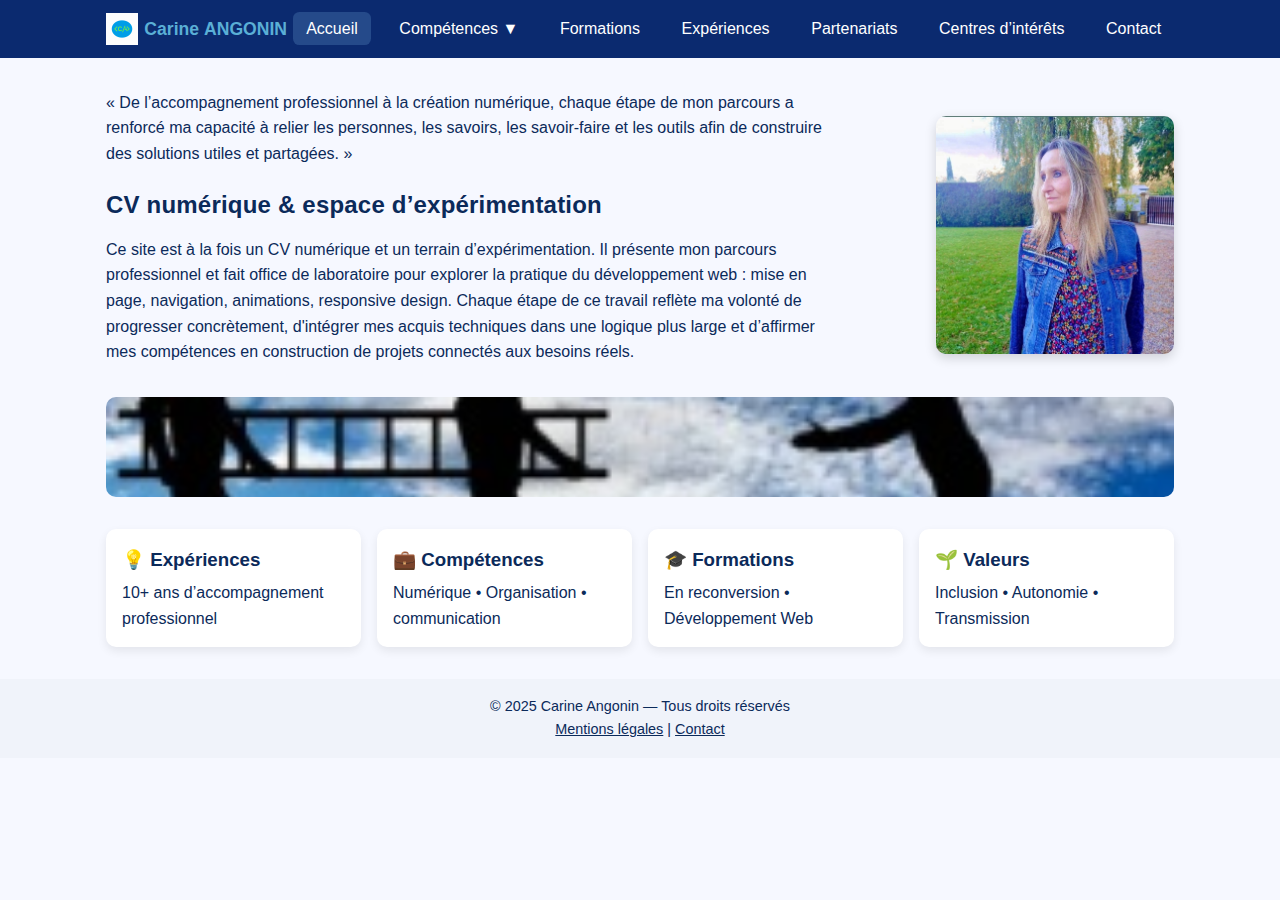
<file: index.html>
<!DOCTYPE html>
<html lang="fr">
<head>
  <meta charset="UTF-8" />
  <meta name="viewport" content="width=device-width, initial-scale=1.0" />
  <meta name="description" content="CV web de Carine Angonin : parcours, compétences, expériences, centres d’intérêts et contact.">
  <title>CV - Carine</title>
  <link rel="stylesheet" href="assets/style.css"/>
 
</head>
<body>
<!-- juste après l'ouverture du <body>, ou dans <header> -->
<body>
  <a href="#contenu" class="sr-only">Aller au contenu</a>
  <h1 class="sr-only">Carine Angonin — CV numérique et Portofolio</h1>

    <!-- ===== HEADER / NAVBAR ===== -->

<header>
  <div class="navbar">
    <!-- Logo à gauche -->
    <a href="index.html" class="logo">
      <img src="assets/logo-ca-web.png" alt="Logo Carine Angonin" class="logo-img">
    </a>

    <!-- Nom séparé (pas un lien) -->
    <span class="site-name">Carine <strong>ANGONIN</strong></span>

    <!-- Bouton burger -->
    <button class="nav-toggle" aria-controls="nav-links" aria-expanded="false" aria-label="Ouvrir le menu">☰</button>
    <!-- Menu -->
    <nav>
      <ul class="nav-links" id="nav-links">
        <li><a href="index.html" class="active">Accueil</a></li>
        <li class="dropdown">
          <a href="#" class="dropdown-toggle" aria-haspopup="true" aria-expanded="false">Compétences ▼</a>
          <ul class="submenu">
            <li><a href="competences.html">Compétences clés</a></li>
            <li><a href="insertion.html">Insertion professionnelle</a></li>
            <li><a href="numerique.html">Compétences numériques</a></li>
          </ul>
        </li>
        <li><a href="formations.html">Formations</a></li>
        <li><a href="experiences.html">Expériences</a></li>
        <li><a href="partenariats.html">Partenariats</a></li>
        <li><a href="interets.html">Centres d’intérêts</a></li>
        <li><a href="contact.html">Contact</a></li>
      </ul>
    </nav>
  </div>
</header>

<!-- ===== HERO (texte + portrait) ===== -->
<section class="hero">
  <!-- Colonne texte -->
  <div class="hero-text">
    <p>
      « De l’accompagnement professionnel à la création numérique, chaque étape de mon parcours 
      a renforcé ma capacité à relier les personnes, les savoirs, les savoir-faire et les outils afin de construire des solutions utiles et partagées. »
    </p>
    <h2 id="intro-title">CV numérique & espace d’expérimentation</h2>
    <p>
      Ce site est à la fois un CV numérique et un terrain d’expérimentation. Il présente mon parcours professionnel
      et fait office de laboratoire pour explorer la pratique du développement web&nbsp;: mise en page, navigation,
      animations, responsive design. Chaque étape de ce travail reflète ma volonté de progresser concrètement,
       d'intégrer mes acquis techniques dans une logique plus large et
      d’affirmer mes compétences en construction de projets connectés aux besoins réels.
    </p>
  </div>

  <!-- Colonne photo -->
  <div class="hero-portrait">
    <img src="assets/images/portrait.jpg" alt="Photo de profil">
  </div>
</section>



<!-- ===== BANNER ===== -->
  <section class="banner">
    <img src="assets/echelle.jpg" alt="Bandeau échelle" />
  </section>

  <!-- ===== CARDS ===== -->
  <section class="cards">
    <div class="card">
      <h3>💡 Expériences</h3>
      <p>10+ ans d’accompagnement professionnel</p>
    </div>

    <div class="card">
      <h3>💼 Compétences</h3>
      <p>Numérique • Organisation • communication</p>
    </div>

    <div class="card">
      <h3>🎓 Formations</h3>
      <p>En reconversion • Développement Web</p>
    </div>

    <div class="card">
      <h3>🌱 Valeurs</h3>
      <p>Inclusion • Autonomie • Transmission</p>
    </div>
  </section>

  <!-- ===== FOOTER ===== -->
  <footer>
    <p>© 2025 Carine Angonin — Tous droits réservés</p>
    <p><a href="mentions-legales.html">Mentions légales</a> | <a href="contact.html">Contact</a></p>
  </footer>

  <!-- ===== JAVASCRIPT ===== -->
  <script src="assets/script.js" defer></script>
</body>
</html>
</file>
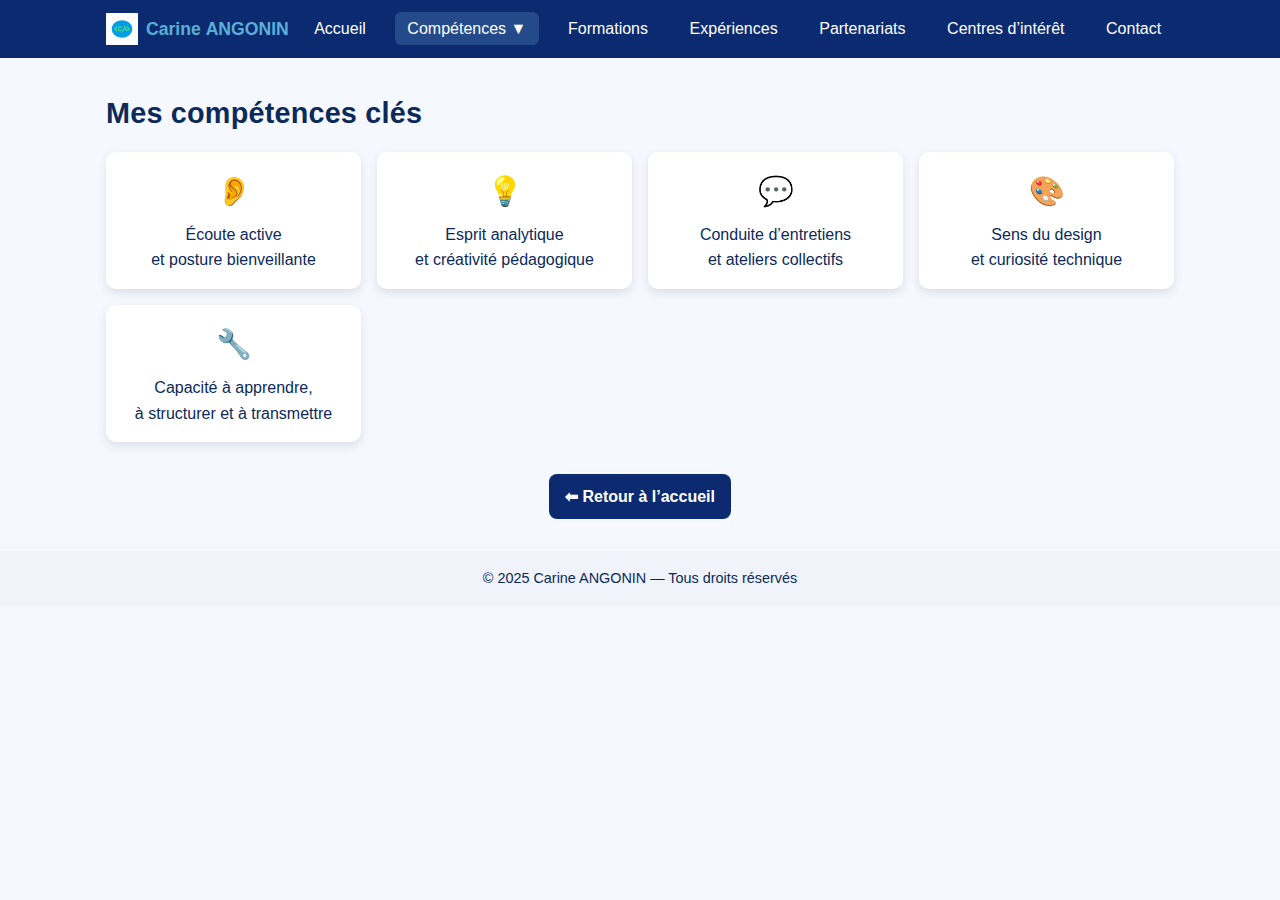
<file: competences.html>
<!DOCTYPE html>
<html lang="fr">
<head>
  <meta charset="UTF-8" />
  <meta name="viewport" content="width=device-width, initial-scale=1.0" />
  <title>Compétences clés - CV Carine Angonin</title>
  <meta name="description" content="Compétences clés de Carine Angonin : écoute active, conduite d’entretiens, ateliers, créativité pédagogique et curiosité technique.">
  <link rel="stylesheet" href="assets/style.css" />
</head>
<body>

  <!-- lien d'accès rapide + H1 invisible -->
  <a href="#contenu" class="sr-only">Aller au contenu</a>
  <h1 class="sr-only">Compétences clés — Carine Angonin</h1>

  <!-- ===== HEADER / NAVBAR ===== -->
  <header>
    <div class="navbar">
      <!-- Logo + Nom -->
      <div class="brand">
        <img src="assets/logo-ca-web.png" alt="Logo Carine" class="logo-img" />
        <span class="site-name">Carine <strong>ANGONIN</strong></span>
      </div>

      <!-- Burger -->
      <button class="nav-toggle" aria-controls="nav-links" aria-expanded="false" aria-label="Ouvrir le menu">☰</button>

      <!-- Menu -->
      <nav>
        <ul class="nav-links" id="nav-links">
          <li><a href="index.html">Accueil</a></li>

          <li class="dropdown">
            <a href="#" class="dropdown-toggle active" aria-haspopup="true" aria-expanded="false">Compétences ▼</a>
            <ul class="submenu">
              <!-- actif ICI -->
              <li><a href="competences.html" class="active" aria-current="page">Compétences clés</a></li>
              <li><a href="insertion.html">Insertion professionnelle</a></li>
              <li><a href="numerique.html">Compétences numériques</a></li>
            </ul>
          </li>

          <li><a href="formations.html">Formations</a></li>
          <li><a href="experiences.html">Expériences</a></li>
          <li><a href="partenariats.html">Partenariats</a></li>
          <li><a href="interets.html">Centres d’intérêt</a></li>
          <li><a href="contact.html">Contact</a></li>
        </ul>
      </nav>
    </div>
  </header>

  <!-- ===== CONTENU ===== -->
  <main id="contenu" class="container">

    <h1>Mes compétences clés</h1>

    <section class="skills">
      <div class="skill-card">
        <span class="icon">👂</span>
        <p>Écoute active<br>et posture bienveillante</p>
      </div>

      <div class="skill-card">
        <span class="icon">💡</span>
        <p>Esprit analytique<br>et créativité pédagogique</p>
      </div>

      <div class="skill-card">
        <span class="icon">💬</span>
        <p>Conduite d’entretiens<br>et ateliers collectifs</p>
      </div>

      <div class="skill-card">
        <span class="icon">🎨</span>
        <p>Sens du design<br>et curiosité technique</p>
      </div>

      <div class="skill-card">
        <span class="icon">🔧</span>
        <p>Capacité à apprendre,<br>à structurer et à transmettre</p>
      </div>
    </section>

    <div class="back-btn">
      <a href="index.html">⬅ Retour à l’accueil</a>
    </div>
  </main>

  <footer>© 2025 Carine ANGONIN — Tous droits réservés</footer>

  <!-- JS -->
  <script src="assets/script.js"></script>
</body>
</html>
</file>
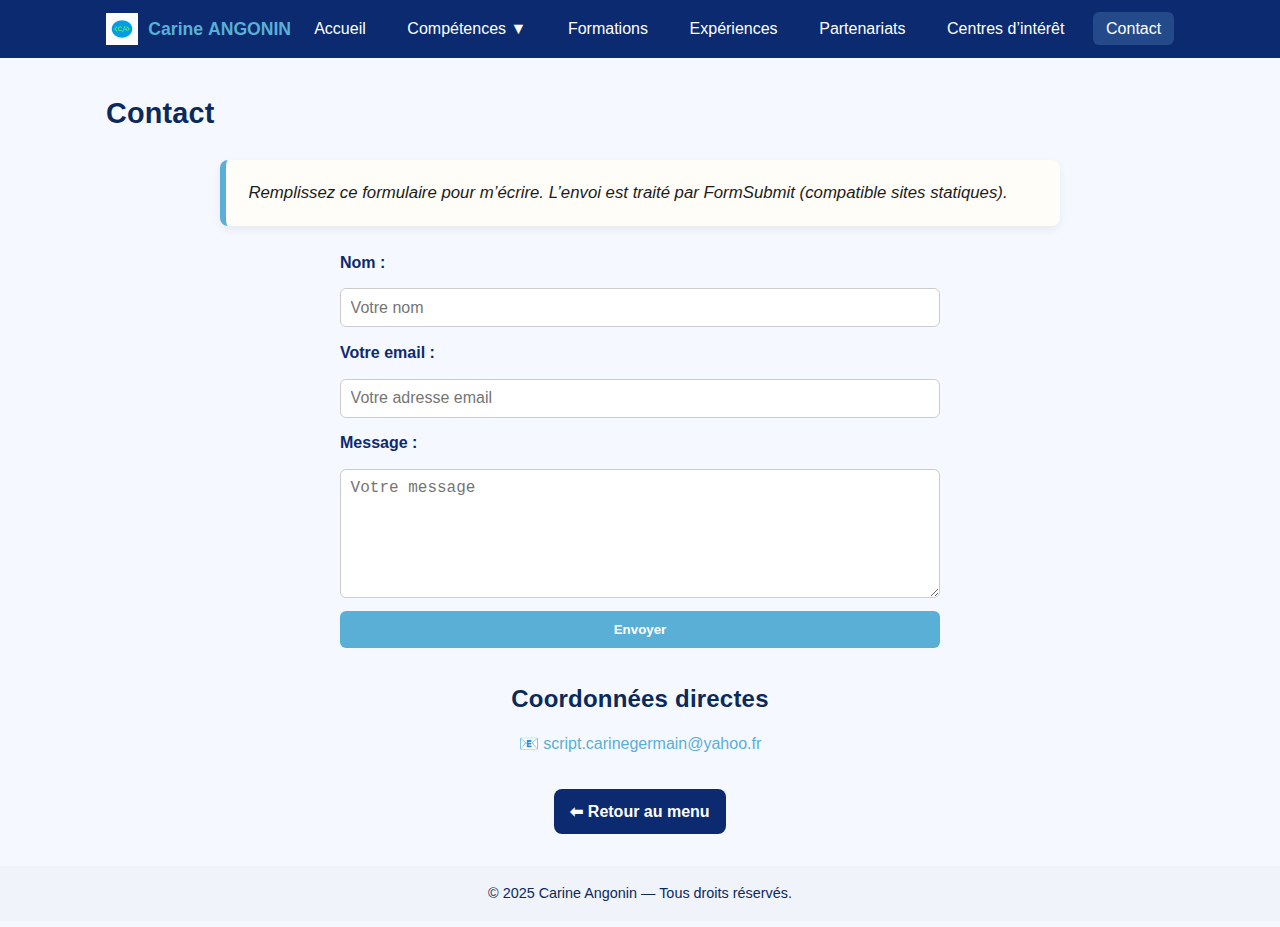
<file: contact.html>
<!DOCTYPE html>
<html lang="fr">
<head>
  <meta charset="utf-8" />
  <meta name="viewport" content="width=device-width, initial-scale=1" />
  <title>Mon CV – Contact</title>
  <meta name="description" content="Formulaire de contact du site de Carine Angonin (statique, envoi via FormSubmit)." />
  <link rel="stylesheet" href="assets/style.css" />
</head>
<body>

  <!-- Lien d’accès rapide + H1 invisible -->
  <a href="#contenu" class="sr-only">Aller au contenu</a>
  <h1 class="sr-only">Contact — Carine Angonin</h1>

  <!-- ===== HEADER / NAVBAR ===== -->
  <header>
    <div class="navbar">
      <a href="index.html" class="logo">
        <img src="assets/logo-ca-web.png" alt="Logo de Carine Angonin" class="logo-img">
      </a>
      <span class="site-name">Carine <strong>ANGONIN</strong></span>
      <button class="nav-toggle" aria-controls="nav-links" aria-expanded="false" aria-label="Ouvrir le menu">☰</button>

      <nav>
        <ul class="nav-links" id="nav-links">
          <li><a href="index.html">Accueil</a></li>
          <li class="dropdown">
            <a href="#" class="dropdown-toggle" aria-haspopup="true" aria-expanded="false">Compétences ▼</a>
            <ul class="submenu">
              <li><a href="competences.html">Compétences clés</a></li>
              <li><a href="insertion.html">Insertion professionnelle</a></li>
              <li><a href="numerique.html">Compétences numériques</a></li>
            </ul>
          </li>
          <li><a href="formations.html">Formations</a></li>
          <li><a href="experiences.html">Expériences</a></li>
          <li><a href="partenariats.html">Partenariats</a></li>
          <li><a href="interets.html">Centres d’intérêt</a></li>
          <!-- Actif ici -->
          <li><a href="contact.html" class="active" aria-current="page">Contact</a></li>
        </ul>
      </nav>
    </div>
  </header>

  <!-- ===== CONTENU ===== -->
  <main id="contenu" class="container">
    <h1>Contact</h1>
    <p class="intro" id="contact-note">
      Remplissez ce formulaire pour m’écrire. L’envoi est traité par FormSubmit (compatible sites statiques).
    </p>
  <form action="https://formsubmit.co/el/kimivu" method="POST" class="contact-form" accept-charset="UTF-8" aria-describedby="contact-note">
   <!-- Formulaire relié à FormSubmit -->
 
      <!-- Champs visibles -->
      <label for="name">Nom :</label>
      <input type="text" id="name" name="name" required placeholder="Votre nom" autocomplete="name">

      <label for="email">Votre email :</label>
      <input type="email" id="email" name="email" required placeholder="Votre adresse email" autocomplete="email">

      <label for="message">Message :</label>
      <textarea id="message" name="message" rows="6" required placeholder="Votre message"></textarea>

      <button type="submit">Envoyer</button>

      <!-- Options cachées FormSubmit -->
      <input type="hidden" name="_subject" value="Nouveau message — Site de Carine Angonin">
      <input type="hidden" name="_template" value="table">
      <input type="hidden" name="_captcha" value="false">
      <!-- Champ honeypot anti-spam -->
      <input type="text" name="_honey" style="display:none">

      <!-- Décommente si tu veux rediriger vers une page de remerciement après envoi
      <input type="hidden" name="_next" value="https://tonutilisateur.github.io/ton-repo/merci.html">
      -->

      <!-- Accusé de réception automatique -->
      <input type="hidden" name="_autoresponse" value="Bonjour,
      Merci pour votre message, je vous réponds dès que possible.
      — Carine Angonin">
    
    </form>

    <!-- Coordonnées directes -->
    <section class="contact-info" aria-labelledby="contact-direct">
      <h2 id="contact-direct">Coordonnées directes</h2>
      <p>📧 <a href="mailto:script.carinegermain@yahoo.fr">script.carinegermain@yahoo.fr</a></p>
    </section>

    <div class="back-btn">
      <a href="index.html">⬅ Retour au menu</a>
    </div>
  </main>

  <!-- ===== FOOTER ===== -->
  <footer>
    <p>© 2025 Carine Angonin — Tous droits réservés.</p>
  </footer>

  <script src="assets/script.js"></script>
</body>
</html>
</file>
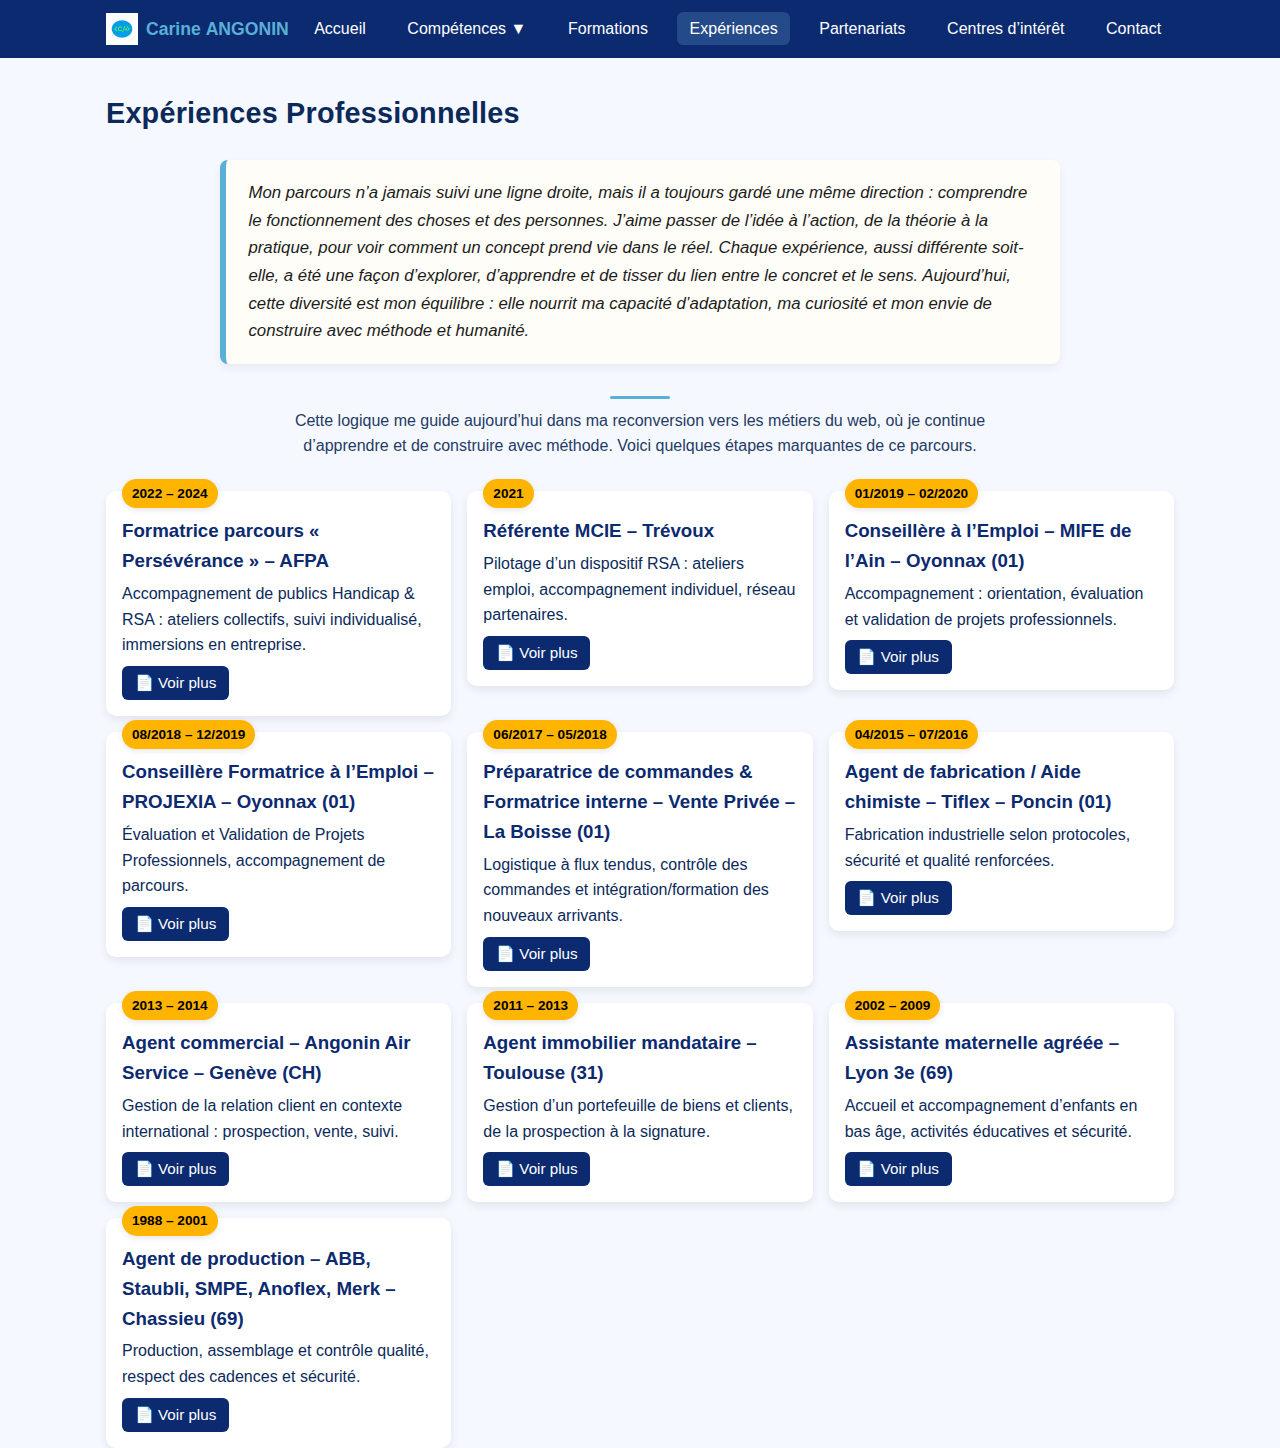
<file: experiences.html>
<!DOCTYPE html>
<html lang="fr">
<head>
  <meta charset="utf-8" />
  <meta name="viewport" content="width=device-width, initial-scale=1" />
  <title>Mon CV – Expériences</title>
  <meta name="description" content="Expériences professionnelles de Carine Angonin : parcours, missions et compétences développées.">
  <link rel="stylesheet" href="assets/style.css"/>
</head>
<body>

  <!-- lien d'accès rapide + H1 invisible pour l’accessibilité -->
  <a href="#contenu" class="sr-only">Aller au contenu</a>
  <h1 class="sr-only">Expériences professionnelles — Carine Angonin</h1>

  <!-- ===== HEADER / NAVBAR ===== -->
  <header>
    <div class="navbar">
      <!-- Logo + nom -->
      <div class="brand">
        <img src="assets/logo-ca-web.png" alt="Logo Carine" class="logo-img" />
        <span class="site-name">Carine <strong>ANGONIN</strong></span>
      </div>

      <!-- Burger -->
      <button class="nav-toggle" aria-controls="nav-links" aria-expanded="false" aria-label="Ouvrir le menu">☰</button>

      <!-- Menu -->
      <nav>
        <ul class="nav-links" id="nav-links">
          <li><a href="index.html">Accueil</a></li>

          <li class="dropdown">
            <a href="#" class="dropdown-toggle" aria-haspopup="true" aria-expanded="false">Compétences ▼</a>
            <ul class="submenu">
              <li><a href="competences.html">Compétences clés</a></li>
              <li><a href="insertion.html">Insertion professionnelle</a></li>
              <li><a href="numerique.html">Compétences numériques</a></li>
            </ul>
          </li>

          <li><a href="formations.html">Formations</a></li>
          <!-- actif sur cette page -->
          <li><a href="experiences.html" class="active" aria-current="page">Expériences</a></li>
          <li><a href="partenariats.html">Partenariats</a></li>
          <li><a href="interets.html">Centres d’intérêt</a></li>
          <li><a href="contact.html">Contact</a></li>
        </ul>
      </nav>
    </div>
  </header>

  <!-- main avec id pour le skip-link -->
  <main id="contenu" class="container">
    <h1>Expériences Professionnelles</h1>

    <p class="intro">
      Mon parcours n’a jamais suivi une ligne droite, mais il a toujours gardé une même direction : comprendre le fonctionnement des choses et des personnes.
      J’aime passer de l’idée à l’action, de la théorie à la pratique, pour voir comment un concept prend vie dans le réel.
      Chaque expérience, aussi différente soit-elle, a été une façon d’explorer, d’apprendre et de tisser du lien entre le concret et le sens.
      Aujourd’hui, cette diversité est mon équilibre : elle nourrit ma capacité d’adaptation, ma curiosité et mon envie de construire avec méthode et humanité.
    </p>

    <p class="transition">
      Cette logique me guide aujourd’hui dans ma reconversion vers les métiers du web, où je continue d’apprendre et de construire avec méthode.
      Voici quelques étapes marquantes de ce parcours.
    </p>

    <!-- Timeline horizontale -->
    <section class="timeline-horizontal">

      <!-- Exemple 1 -->
      <div class="timeline-event">
        <div class="timeline-date">2022 – 2024</div>
        <div class="timeline-content">
          <h3>Formatrice parcours « Persévérance » – AFPA</h3>
          <p>
            Accompagnement de publics Handicap & RSA : ateliers collectifs, suivi individualisé, immersions en entreprise.
          </p>
          <button class="toggle-details">📄 Voir plus</button>
          <div class="details">
            <p>
              En tant que formatrice sur le parcours « Persévérance » à l’AFPA, j’ai accompagné des publics Handicap et RSA 
              vers une dynamique de remobilisation et d’accès à l’emploi ou à la formation.
            </p>
            <ul>
              <li>Évaluation des compétences, freins et besoins</li>
              <li>Ateliers sur la confiance en soi, la préparation à l’emploi</li>
              <li>Suivi individualisé et plans d’action personnalisés</li>
              <li>Facilitation des immersions en entreprise</li>
              <li>Mises en situation métiers (ADVF, mécanique, plomberie...)</li>
            </ul>
            <p><em>
              Cette expérience m’a permis de renforcer mon expertise en accompagnement socio-professionnel et de créer un climat de confiance propice à la persévérance.
            </em></p>
          </div>
        </div>
      </div>

      <!-- Exemple 2 -->
      <div class="timeline-event">
        <div class="timeline-date">2021</div>
        <div class="timeline-content">
          <h3>Référente MCIE – Trévoux</h3>
          <p>
            Pilotage d’un dispositif RSA : ateliers emploi, accompagnement individuel, réseau partenaires.
          </p>
          <button class="toggle-details">📄 Voir plus</button>
          <div class="details">
            <p>
              En tant que Référente MCIE, j’ai piloté un dispositif visant à accompagner des bénéficiaires RSA vers une insertion durable.
            </p>
            <ul>
              <li>Accueil, évaluation et orientation</li>
              <li>Ateliers collectifs d’emploi et de développement personnel</li>
              <li>Accompagnement individuel projet professionnel</li>
              <li>Mobilisation des entreprises et partenaires locaux</li>
              <li>Suivi administratif et coordination</li>
            </ul>
            <p><em>
              J’ai développé mes compétences en gestion de projet, animation de réseau et accompagnement personnalisé.
            </em></p>
          </div>
        </div>
      </div>

      <!-- 01/2019 – 02/2020 -->
      <div class="timeline-event">
        <div class="timeline-date">01/2019 – 02/2020</div>
        <div class="timeline-content">
          <h3>Conseillère à l’Emploi – MIFE de l’Ain – Oyonnax (01)</h3>
          <p>Accompagnement : orientation, évaluation et validation de projets professionnels.</p>
          <button class="toggle-details">📄 Voir plus</button>
          <div class="details">
            <p>Dans le cadre du dispositif « Mobilisation Orientation vers l’Emploi et l’Entreprise » :</p>
            <ul>
              <li>Accompagnement individualisé des demandeurs d’emploi</li>
              <li>Évaluation et validation des projets professionnels</li>
              <li>Animation d’ateliers collectifs</li>
              <li>Travail en partenariat avec les entreprises et organismes locaux</li>
            </ul>
            <p><em>Renforcement de mes compétences en conseil, orientation et accompagnement à l’insertion professionnelle.</em></p>
          </div>
        </div>
      </div>

      <!-- 08/2018 – 12/2019 -->
      <div class="timeline-event">
        <div class="timeline-date">08/2018 – 12/2019</div>
        <div class="timeline-content">
          <h3>Conseillère Formatrice à l’Emploi – PROJEXIA – Oyonnax (01)</h3>
          <p>Évaluation et Validation de Projets Professionnels, accompagnement de parcours.</p>
          <button class="toggle-details">📄 Voir plus</button>
          <div class="details">
            <p>Au sein de PROJEXIA :</p>
            <ul>
              <li>Conduite d’entretiens individuels</li>
              <li>Ateliers d’insertion professionnelle</li>
              <li>Accompagnement des transitions et reconversions</li>
              <li>Collaboration avec acteurs institutionnels</li>
            </ul>
            <p><em>Expérience centrée sur l’évaluation et le développement des projets professionnels.</em></p>
          </div>
        </div>
      </div>

      <!-- 06/2017 – 05/2018 -->
      <div class="timeline-event">
        <div class="timeline-date">06/2017 – 05/2018</div>
        <div class="timeline-content">
          <h3>Préparatrice de commandes & Formatrice interne – Vente Privée – La Boisse (01)</h3>
          <p>Logistique à flux tendus, contrôle des commandes et intégration/formation des nouveaux arrivants.</p>
          <button class="toggle-details">📄 Voir plus</button>
          <div class="details">
            <p>En tant que préparatrice de commandes au sein de Vente Privée, j’ai travaillé dans un environnement logistique à flux tendus tout en assumant un rôle de formatrice interne.</p>
            <ul>
              <li>Préparation et contrôle des commandes clients</li>
              <li>Intégration et formation des nouveaux arrivants</li>
              <li>Transmission des consignes de sécurité et de qualité</li>
              <li>Participation à la digitalisation des procédures via le Pack Office</li>
            </ul>
            <p><em>Rigueur opérationnelle, pédagogie et travail en équipe dans un contexte de forte activité.</em></p>
          </div>
        </div>
      </div>

      <!-- 04/2015 – 07/2016 -->
      <div class="timeline-event">
        <div class="timeline-date">04/2015 – 07/2016</div>
        <div class="timeline-content">
          <h3>Agent de fabrication / Aide chimiste – Tiflex – Poncin (01)</h3>
          <p>Fabrication industrielle selon protocoles, sécurité et qualité renforcées.</p>
          <button class="toggle-details">📄 Voir plus</button>
          <div class="details">
            <p>Dans un environnement industriel, j’ai participé à la fabrication de produits en suivant des protocoles précis.</p>
            <ul>
              <li>Préparation des mélanges et matières premières</li>
              <li>Respect strict des normes de sécurité et de qualité</li>
              <li>Entretien du poste de travail et des équipements</li>
              <li>Collaboration étroite avec les équipes de production</li>
            </ul>
            <p><em>Rigueur technique et forte sensibilisation aux enjeux HSE.</em></p>
          </div>
        </div>
      </div>

      <!-- 2013 – 2014 -->
      <div class="timeline-event">
        <div class="timeline-date">2013 – 2014</div>
        <div class="timeline-content">
          <h3>Agent commercial – Angonin Air Service – Genève (CH)</h3>
          <p>Gestion de la relation client en contexte international : prospection, vente, suivi.</p>
          <button class="toggle-details">📄 Voir plus</button>
          <div class="details">
            <p>Gestion et suivi de la relation client dans un contexte international.</p>
            <ul>
              <li>Prospection et suivi de clientèle</li>
              <li>Présentation et vente de prestations</li>
              <li>Suivi administratif et contractualisation</li>
              <li>Coordination interne pour la satisfaction client</li>
            </ul>
            <p><em>Communication, négociation et organisation renforcées.</em></p>
          </div>
        </div>
      </div>

      <!-- 2011 – 2013 -->
      <div class="timeline-event">
        <div class="timeline-date">2011 – 2013</div>
        <div class="timeline-content">
          <h3>Agent immobilier mandataire – Toulouse (31)</h3>
          <p>Gestion d’un portefeuille de biens et clients, de la prospection à la signature.</p>
          <button class="toggle-details">📄 Voir plus</button>
          <div class="details">
            <p>Indépendante, gestion complète des transactions.</p>
            <ul>
              <li>Prospection de biens et de clients</li>
              <li>Organisation et réalisation de visites</li>
              <li>Négociation et rédaction de compromis</li>
              <li>Suivi administratif jusqu’à l’acte</li>
            </ul>
            <p><em>Négociation, force de conviction et rigueur administrative.</em></p>
          </div>
        </div>
      </div>

      <!-- 2002 – 2009 -->
      <div class="timeline-event">
        <div class="timeline-date">2002 – 2009</div>
        <div class="timeline-content">
          <h3>Assistante maternelle agréée – Lyon 3e (69)</h3>
          <p>Accueil et accompagnement d’enfants en bas âge, activités éducatives et sécurité.</p>
          <button class="toggle-details">📄 Voir plus</button>
          <div class="details">
            <p>Accueil d’enfants et accompagnement quotidien.</p>
            <ul>
              <li>Mise en place d’activités éducatives et ludiques</li>
              <li>Accompagnement des apprentissages de base</li>
              <li>Collaboration étroite avec les familles</li>
              <li>Respect des normes d’hygiène et de sécurité</li>
            </ul>
            <p><em>Patience, adaptabilité et sens des responsabilités.</em></p>
          </div>
        </div>
      </div>

      <!-- 1988 – 2001 -->
      <div class="timeline-event">
        <div class="timeline-date">1988 – 2001</div>
        <div class="timeline-content">
          <h3>Agent de production – ABB, Staubli, SMPE, Anoflex, Merk – Chassieu (69)</h3>
          <p>Production, assemblage et contrôle qualité, respect des cadences et sécurité.</p>
          <button class="toggle-details">📄 Voir plus</button>
          <div class="details">
            <p>En parallèle des études puis à temps plein, postes d’agent de production dans plusieurs entreprises industrielles.</p>
            <ul>
              <li>Travail sur ligne de production</li>
              <li>Assemblage et contrôle qualité</li>
              <li>Respect des cadences et des consignes de sécurité</li>
            </ul>
            <p><em>Polyvalence, rigueur et esprit d’équipe.</em></p>
          </div>
        </div>
      </div>

      <!-- Tu continues à décliner toutes tes expériences comme ça -->
    </section>
  </main>

  <!-- JS -->
  <script src="assets/script.js"></script>
</body>
</html>
</file>
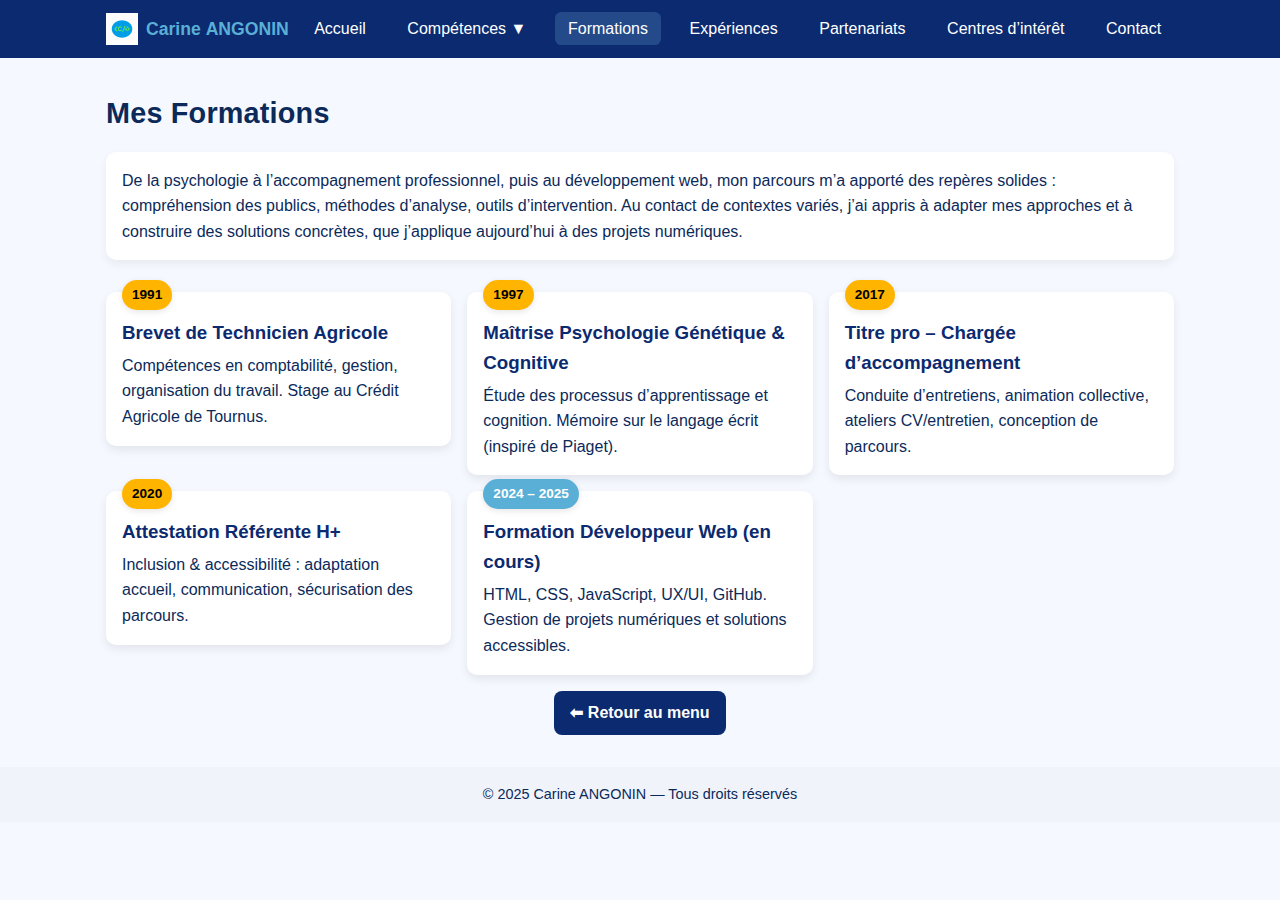
<file: formations.html>
<!DOCTYPE html>
<html lang="fr">
<head>
  <meta charset="utf-8" />
  <meta name="viewport" content="width=device-width, initial-scale=1" />
  <title>Mon CV – Formations</title>
  <meta name="description" content="Formations de Carine Angonin : psychologie, accompagnement, inclusion H+, et développement web (HTML, CSS, JavaScript, UX/UI).">
  <link rel="stylesheet" href="assets/style.css" />
</head>
<body>

  <!-- lien d'accès rapide + H1 invisible -->
  <a href="#contenu" class="sr-only">Aller au contenu</a>
  <h1 class="sr-only">Formations — Carine Angonin</h1>

  <!-- ===== HEADER / NAVBAR ===== -->
  <header>
    <div class="navbar">
      <!-- Logo + Nom -->
      <div class="brand">
        <img src="assets/logo-ca-web.png" alt="Logo Carine" class="logo-img" />
        <span class="site-name">Carine <strong>ANGONIN</strong></span>
      </div>

      <!-- Burger -->
      <button class="nav-toggle" aria-controls="nav-links" aria-expanded="false" aria-label="Ouvrir le menu">☰</button>

      <!-- Menu -->
      <nav>
        <ul class="nav-links" id="nav-links">
          <li><a href="index.html">Accueil</a></li>

          <li class="dropdown">
            <a href="#" class="dropdown-toggle" aria-haspopup="true" aria-expanded="false">Compétences ▼</a>
            <ul class="submenu">
              <li><a href="competences.html">Compétences clés</a></li>
              <li><a href="insertion.html">Insertion professionnelle</a></li>
              <li><a href="numerique.html">Compétences numériques</a></li>
            </ul>
          </li>

          <!-- Actif sur cette page -->
          <li><a href="formations.html" class="active" aria-current="page">Formations</a></li>
          <li><a href="experiences.html">Expériences</a></li>
          <li><a href="partenariats.html">Partenariats</a></li>
          <li><a href="interets.html">Centres d’intérêt</a></li>
          <li><a href="contact.html">Contact</a></li>
        </ul>
      </nav>
    </div>
  </header>

  <!-- ===== CONTENU ===== -->
  <main id="contenu" class="container">
    <h1>Mes Formations</h1>

    <!-- Intro -->
    <div class="intro-formation">
      <p>
        De la psychologie à l’accompagnement professionnel, puis au développement web, mon parcours m’a apporté des repères solides :
        compréhension des publics, méthodes d’analyse, outils d’intervention. Au contact de contextes variés, j’ai appris à adapter mes approches
        et à construire des solutions concrètes, que j’applique aujourd’hui à des projets numériques.
      </p>
    </div>

    <!-- Timeline horizontale -->
    <section class="timeline-horizontal">
      <div class="timeline-event">
        <div class="timeline-date">1991</div>
        <div class="timeline-content">
          <h3>Brevet de Technicien Agricole</h3>
          <p>Compétences en comptabilité, gestion, organisation du travail. Stage au Crédit Agricole de Tournus.</p>
        </div>
      </div>

      <div class="timeline-event">
        <div class="timeline-date">1997</div>
        <div class="timeline-content">
          <h3>Maîtrise Psychologie Génétique & Cognitive</h3>
          <p>Étude des processus d’apprentissage et cognition. Mémoire sur le langage écrit (inspiré de Piaget).</p>
        </div>
      </div>

      <div class="timeline-event">
        <div class="timeline-date">2017</div>
        <div class="timeline-content">
          <h3>Titre pro – Chargée d’accompagnement</h3>
          <p>Conduite d’entretiens, animation collective, ateliers CV/entretien, conception de parcours.</p>
        </div>
      </div>

      <div class="timeline-event">
        <div class="timeline-date">2020</div>
        <div class="timeline-content">
          <h3>Attestation Référente H+</h3>
          <p>Inclusion & accessibilité : adaptation accueil, communication, sécurisation des parcours.</p>
        </div>
      </div>

      <div class="timeline-event current">
        <div class="timeline-date">2024 – 2025</div>
        <div class="timeline-content">
          <h3>Formation Développeur Web (en cours)</h3>
          <p>HTML, CSS, JavaScript, UX/UI, GitHub. Gestion de projets numériques et solutions accessibles.</p>
        </div>
      </div>
    </section>

    <div class="back-btn">
      <a href="index.html">⬅ Retour au menu</a>
    </div>
  </main>

  <footer>© 2025 Carine ANGONIN — Tous droits réservés</footer>

  <!-- JS -->
  <script src="assets/script.js"></script>
</body>
</html>
</file>
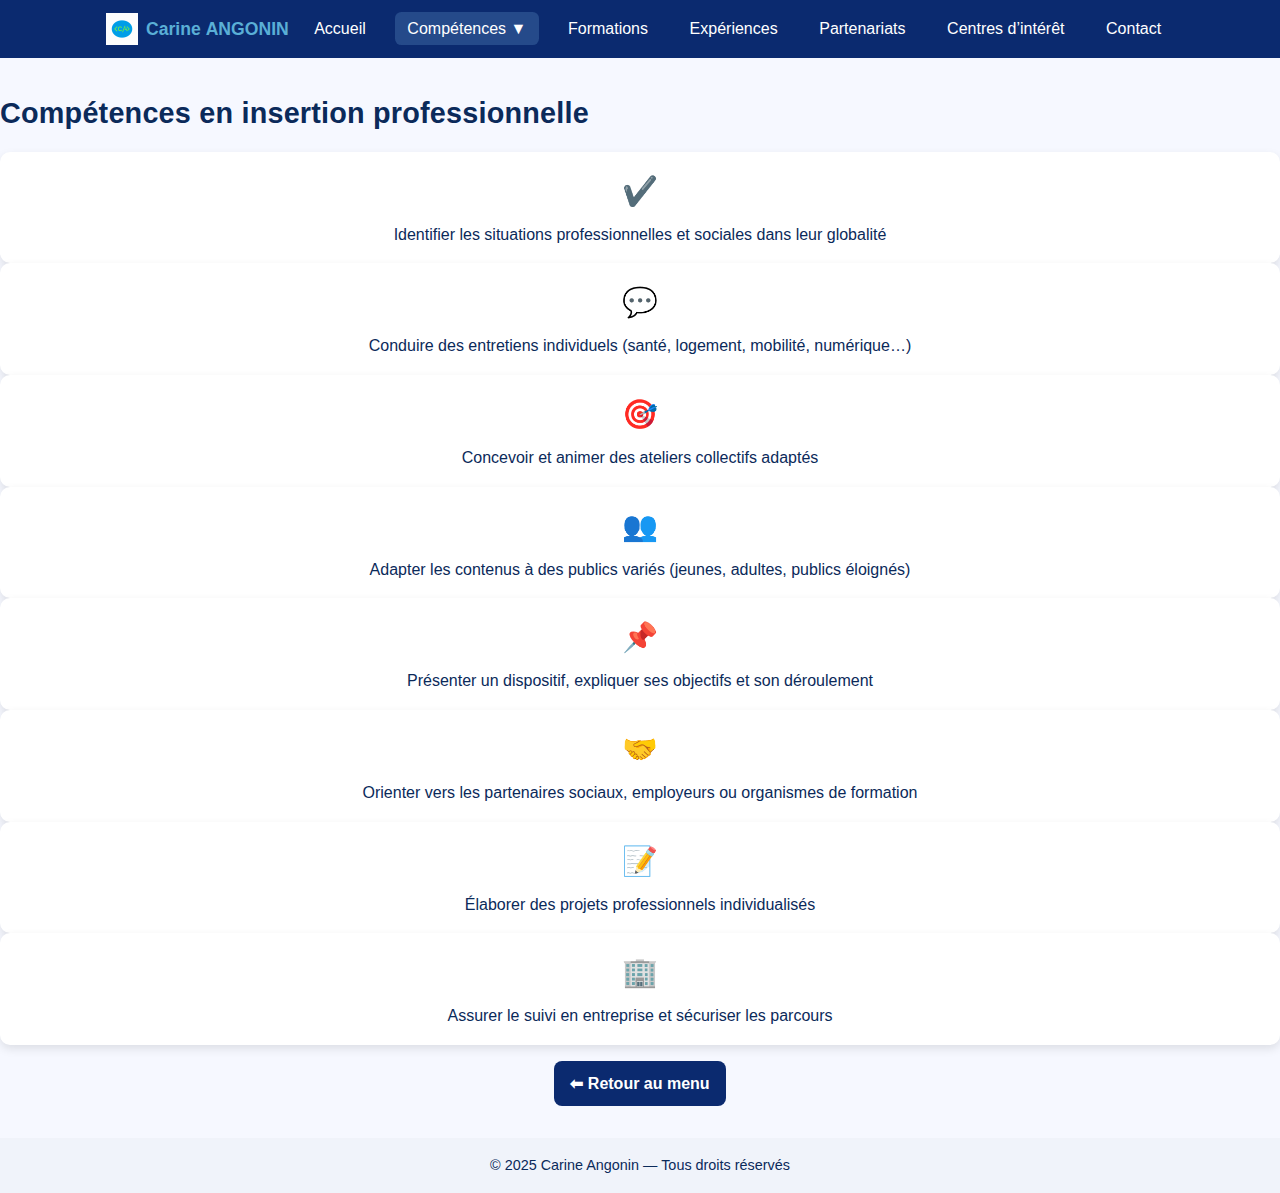
<file: insertion.html>
<!DOCTYPE html>
<html lang="fr">
<head>
  <meta charset="UTF-8" />
  <meta name="viewport" content="width=device-width, initial-scale=1.0" />
  <title>Insertion professionnelle - Carine Angonin</title>
  <meta name="description" content="Compétences de Carine Angonin en insertion professionnelle : accompagnement socio-professionnel, ateliers, partenariats et suivi individuel.">
  <link rel="stylesheet" href="assets/style.css" />
</head>
<body>

  <!-- Lien d’accès rapide + titre invisible pour accessibilité -->
  <a href="#contenu" class="sr-only">Aller au contenu</a>
  <h1 class="sr-only">Insertion professionnelle — Carine Angonin</h1>

  <!-- ===== HEADER / NAVBAR ===== -->
  <header>
    <div class="navbar">
      <div class="brand">
        <img src="assets/logo-ca-web.png" alt="Logo Carine" class="logo-img">
        <span class="site-name">Carine <strong>ANGONIN</strong></span>
      </div>

      <button class="nav-toggle" aria-controls="nav-links" aria-expanded="false" aria-label="Ouvrir le menu">☰</button>

      <nav>
        <ul class="nav-links" id="nav-links">
          <li><a href="index.html">Accueil</a></li>

          <li class="dropdown">
            <a href="#" class="dropdown-toggle active" aria-haspopup="true" aria-expanded="false">Compétences ▼</a>
            <ul class="submenu">
              <li><a href="competences.html">Compétences clés</a></li>
              <li><a href="insertion.html" class="active" aria-current="page">Insertion professionnelle</a></li>
              <li><a href="numerique.html">Compétences numériques</a></li>
            </ul>
          </li>

          <li><a href="formations.html">Formations</a></li>
          <li><a href="experiences.html">Expériences</a></li>
          <li><a href="partenariats.html">Partenariats</a></li>
          <li><a href="interets.html">Centres d’intérêt</a></li>
          <li><a href="contact.html">Contact</a></li>
        </ul>
      </nav>
    </div>
  </header>

  <!-- ===== CONTENU PRINCIPAL ===== -->
  <main id="contenu" class="skills-section">
    <h1>Compétences en insertion professionnelle</h1>

    <div class="skills-grid">
      <div class="skill-card">
        <span class="icon">✔️</span>
        <p>Identifier les situations professionnelles et sociales dans leur globalité</p>
      </div>

      <div class="skill-card">
        <span class="icon">💬</span>
        <p>Conduire des entretiens individuels (santé, logement, mobilité, numérique…)</p>
      </div>

      <div class="skill-card">
        <span class="icon">🎯</span>
        <p>Concevoir et animer des ateliers collectifs adaptés</p>
      </div>

      <div class="skill-card">
        <span class="icon">👥</span>
        <p>Adapter les contenus à des publics variés (jeunes, adultes, publics éloignés)</p>
      </div>

      <div class="skill-card">
        <span class="icon">📌</span>
        <p>Présenter un dispositif, expliquer ses objectifs et son déroulement</p>
      </div>

      <div class="skill-card">
        <span class="icon">🤝</span>
        <p>Orienter vers les partenaires sociaux, employeurs ou organismes de formation</p>
      </div>

      <div class="skill-card">
        <span class="icon">📝</span>
        <p>Élaborer des projets professionnels individualisés</p>
      </div>

      <div class="skill-card">
        <span class="icon">🏢</span>
        <p>Assurer le suivi en entreprise et sécuriser les parcours</p>
      </div>
    </div>

    <!-- Bouton retour -->
    <div class="back-btn">
      <a href="index.html">⬅ Retour au menu</a>
    </div>
  </main>

  <!-- ===== FOOTER ===== -->
  <footer>
    <p>© 2025 Carine Angonin — Tous droits réservés</p>
  </footer>

  <!-- ===== JAVASCRIPT ===== -->
  <script src="assets/script.js"></script>
</body>
</html>
</file>
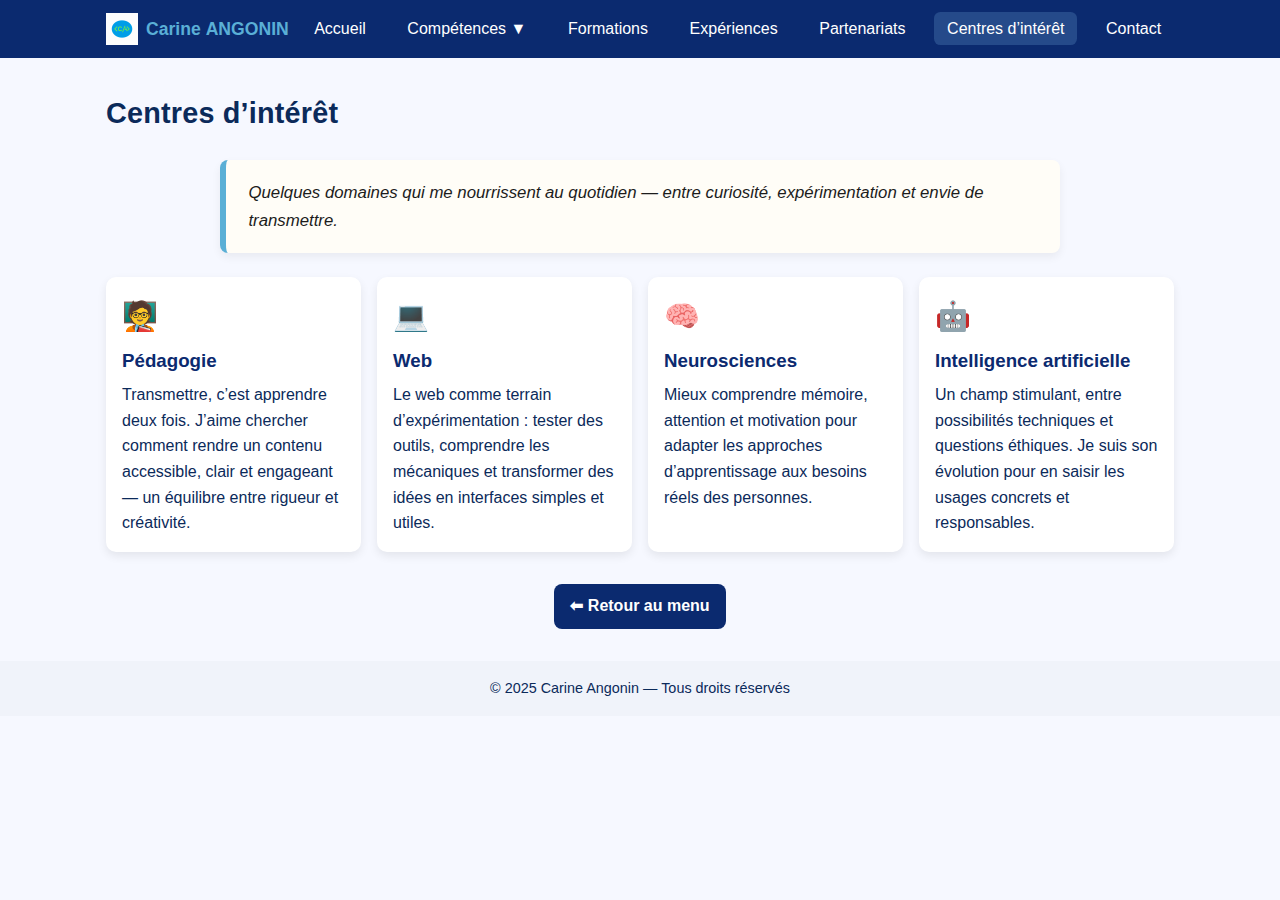
<file: interets.html>
<!DOCTYPE html>
<html lang="fr">
<head>
  <meta charset="UTF-8">
  <meta name="viewport" content="width=device-width, initial-scale=1.0">
  <title>Centres d’intérêt – CV Carine Angonin</title>
  <meta name="description" content="Centres d’intérêt de Carine Angonin : pédagogie, web, neurosciences et intelligence artificielle — curiosité, expérimentation et transmission.">
  <link rel="stylesheet" href="assets/style.css">
</head>
<body>

  <!-- Lien d’accès rapide + H1 invisible -->
  <a href="#contenu" class="sr-only">Aller au contenu</a>
  <h1 class="sr-only">Centres d’intérêt — Carine Angonin</h1>

  <!-- ===== HEADER / NAVBAR ===== -->
  <header>
    <div class="navbar">
      <!-- Logo + Nom -->
      <div class="brand">
        <img src="assets/logo-ca-web.png" alt="Logo Carine" class="logo-img" />
        <span class="site-name">Carine <strong>ANGONIN</strong></span>
      </div>

      <!-- Burger -->
      <button class="nav-toggle" aria-controls="nav-links" aria-expanded="false" aria-label="Ouvrir le menu">☰</button>

      <!-- Menu -->
      <nav>
        <ul class="nav-links" id="nav-links">
          <li><a href="index.html">Accueil</a></li>

          <li class="dropdown">
            <a href="#" class="dropdown-toggle" aria-haspopup="true" aria-expanded="false">Compétences ▼</a>
            <ul class="submenu">
              <li><a href="competences.html">Compétences clés</a></li>
              <li><a href="insertion.html">Insertion professionnelle</a></li>
              <li><a href="numerique.html">Compétences numériques</a></li>
            </ul>
          </li>

          <li><a href="formations.html">Formations</a></li>
          <li><a href="experiences.html">Expériences</a></li>
          <li><a href="partenariats.html">Partenariats</a></li>

          <!-- Actif ici -->
          <li><a href="interets.html" class="active" aria-current="page">Centres d’intérêt</a></li>

          <li><a href="contact.html">Contact</a></li>
        </ul>
      </nav>
    </div>
  </header>

  <!-- ===== CONTENU ===== -->
  <main id="contenu" class="container">
    <h1>Centres d’intérêt</h1>
    <p class="intro">
      Quelques domaines qui me nourrissent au quotidien — entre curiosité, expérimentation
      et envie de transmettre.
    </p>

    <section class="interests-grid">
      <article class="interest-card">
        <div class="icon">🧑‍🏫</div>
        <h3>Pédagogie</h3>
        <p>
          Transmettre, c’est apprendre deux fois. J’aime chercher comment rendre un contenu
          accessible, clair et engageant — un équilibre entre rigueur et créativité.
        </p>
      </article>

      <article class="interest-card">
        <div class="icon">💻</div>
        <h3>Web</h3>
        <p>
          Le web comme terrain d’expérimentation : tester des outils, comprendre les mécaniques
          et transformer des idées en interfaces simples et utiles.
        </p>
      </article>

      <article class="interest-card">
        <div class="icon">🧠</div>
        <h3>Neurosciences</h3>
        <p>
          Mieux comprendre mémoire, attention et motivation pour adapter les approches
          d’apprentissage aux besoins réels des personnes.
        </p>
      </article>

      <article class="interest-card">
        <div class="icon">🤖</div>
        <h3>Intelligence artificielle</h3>
        <p>
          Un champ stimulant, entre possibilités techniques et questions éthiques. Je suis
          son évolution pour en saisir les usages concrets et responsables.
        </p>
      </article>
    </section>

    <!-- Retour menu -->
    <div class="back-btn">
      <a href="index.html">⬅ Retour au menu</a>
    </div>
  </main>

  <footer>© 2025 Carine Angonin — Tous droits réservés</footer>
  <script src="assets/script.js"></script>

</body>
</html>
</file>
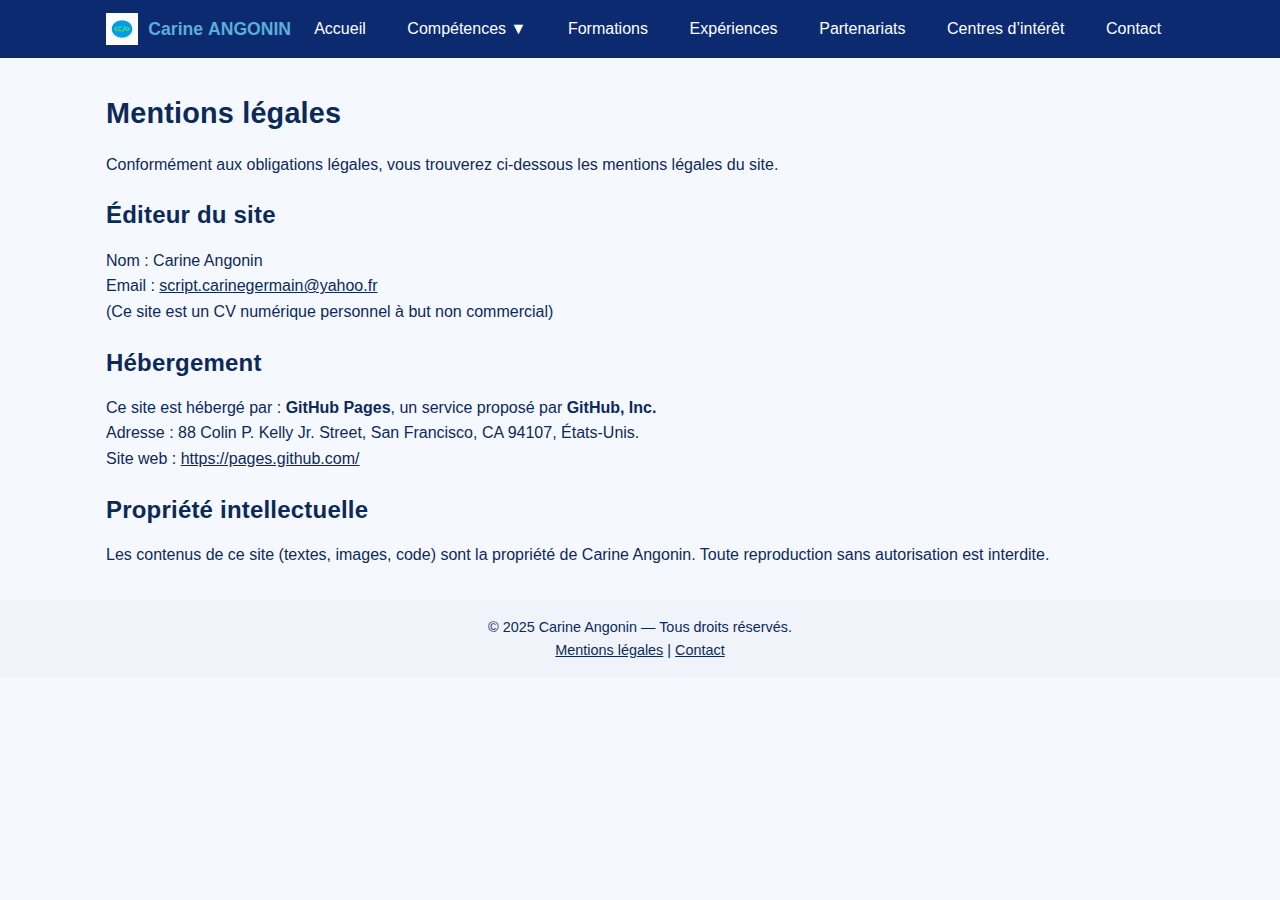
<file: mentions-legales.html>
<!DOCTYPE html>
<html lang="fr">
<head>
  <meta charset="utf-8" />
  <meta name="viewport" content="width=device-width, initial-scale=1" />
  <title>Mentions légales</title>
  <!-- Assure-toi que ce fichier existe exactement à cet emplacement -->
  <link rel="stylesheet" href="assets/style.css" />
</head>
<body>

  <!-- ===== HEADER / NAVBAR ===== -->
  <header>
    <div class="navbar">
      <a href="index.html" class="logo">
        <img src="assets/logo-ca-web.png" alt="Logo de Carine Angonin" class="logo-img">
      </a>
      <span class="site-name">Carine <strong>ANGONIN</strong></span>
      <button class="nav-toggle" aria-controls="nav-links" aria-expanded="false" aria-label="Ouvrir le menu">☰</button>
      <nav>
        <ul class="nav-links" id="nav-links">
          <li><a href="index.html">Accueil</a></li>
          <li class="dropdown">
            <a href="#" class="dropdown-toggle" aria-haspopup="true" aria-expanded="false">Compétences ▼</a>
            <ul class="submenu">
              <li><a href="competences.html">Compétences clés</a></li>
              <li><a href="insertion.html">Insertion professionnelle</a></li>
              <li><a href="numerique.html">Compétences numériques</a></li>
            </ul>
          </li>
          <li><a href="formations.html">Formations</a></li>
          <li><a href="experiences.html">Expériences</a></li>
          <li><a href="partenariats.html">Partenariats</a></li>
          <li><a href="interets.html">Centres d’intérêt</a></li>
          <li><a href="contact.html">Contact</a></li>
        </ul>
      </nav>
    </div>
  </header>

  <!-- ===== CONTENU ===== -->
  <main class="container">
    <h1>Mentions légales</h1>
    <p>Conformément aux obligations légales, vous trouverez ci-dessous les mentions légales du site.</p>

    <section>
      <h2>Éditeur du site</h2>
      <p>
        Nom : Carine Angonin<br>
        Email : <a href="mailto:script.carinegermain@yahoo.fr">script.carinegermain@yahoo.fr</a><br>
        (Ce site est un CV numérique personnel à but non commercial)
      </p>
    </section>

    <section>
      <h2>Hébergement</h2>
      <p>
        Ce site est hébergé par : <strong>GitHub Pages</strong>, un service proposé par <strong>GitHub, Inc.</strong><br>
        Adresse : 88 Colin P. Kelly Jr. Street, San Francisco, CA 94107, États-Unis.<br>
        Site web : <a href="https://pages.github.com/" target="_blank" rel="noopener">https://pages.github.com/</a>
      </p>
      
    </section>

    <section>
      <h2>Propriété intellectuelle</h2>
      <p>
        Les contenus de ce site (textes, images, code) sont la propriété de Carine Angonin.
        Toute reproduction sans autorisation est interdite.
      </p>
    </section>
  </main>

  <!-- ===== FOOTER ===== -->
  <footer>
    <p>© 2025 Carine Angonin — Tous droits réservés.</p>
    <p><a href="mentions-legales.html">Mentions légales</a> | <a href="contact.html">Contact</a></p>
  </footer>

  <!-- Si ton burger dépend d’un script, garde ce chemin identique aux autres pages -->
  <script src="assets/script.js"></script>
</body>
</html>
</file>
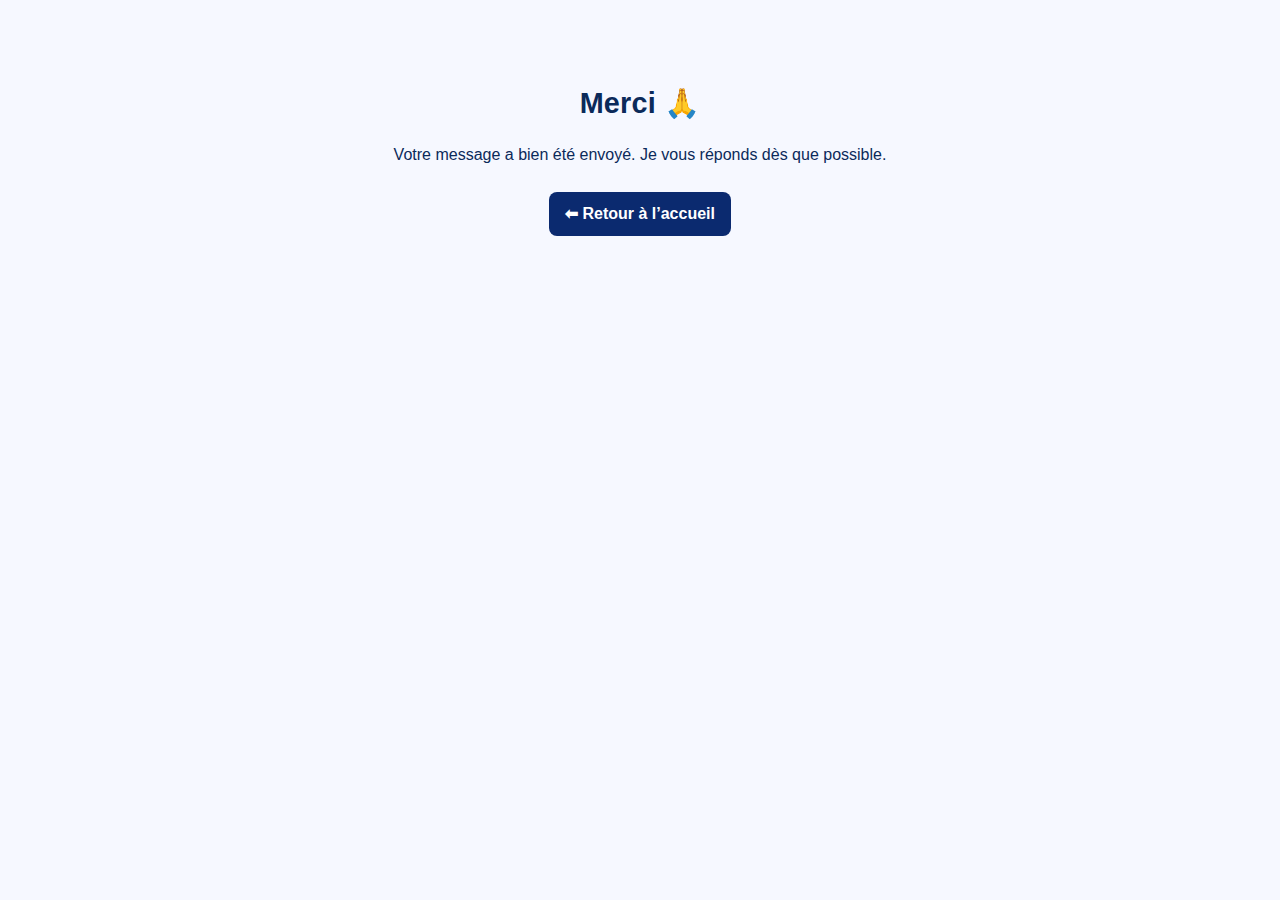
<file: merci.html>
<!DOCTYPE html>
<html lang="fr">
<head>
  <meta charset="utf-8">
  <meta name="viewport" content="width=device-width, initial-scale=1">
  <title>Merci — Message envoyé</title>
  <link rel="stylesheet" href="assets/style.css">
</head>
<body>
  <main class="container" style="text-align:center;padding:3rem 1rem;">
    <h1>Merci 🙏</h1>
    <p>Votre message a bien été envoyé. Je vous réponds dès que possible.</p>
    <div class="back-btn" style="margin-top:1.5rem;">
      <a href="index.html">⬅ Retour à l’accueil</a>
    </div>
  </main>
</body>
</html>
</file>
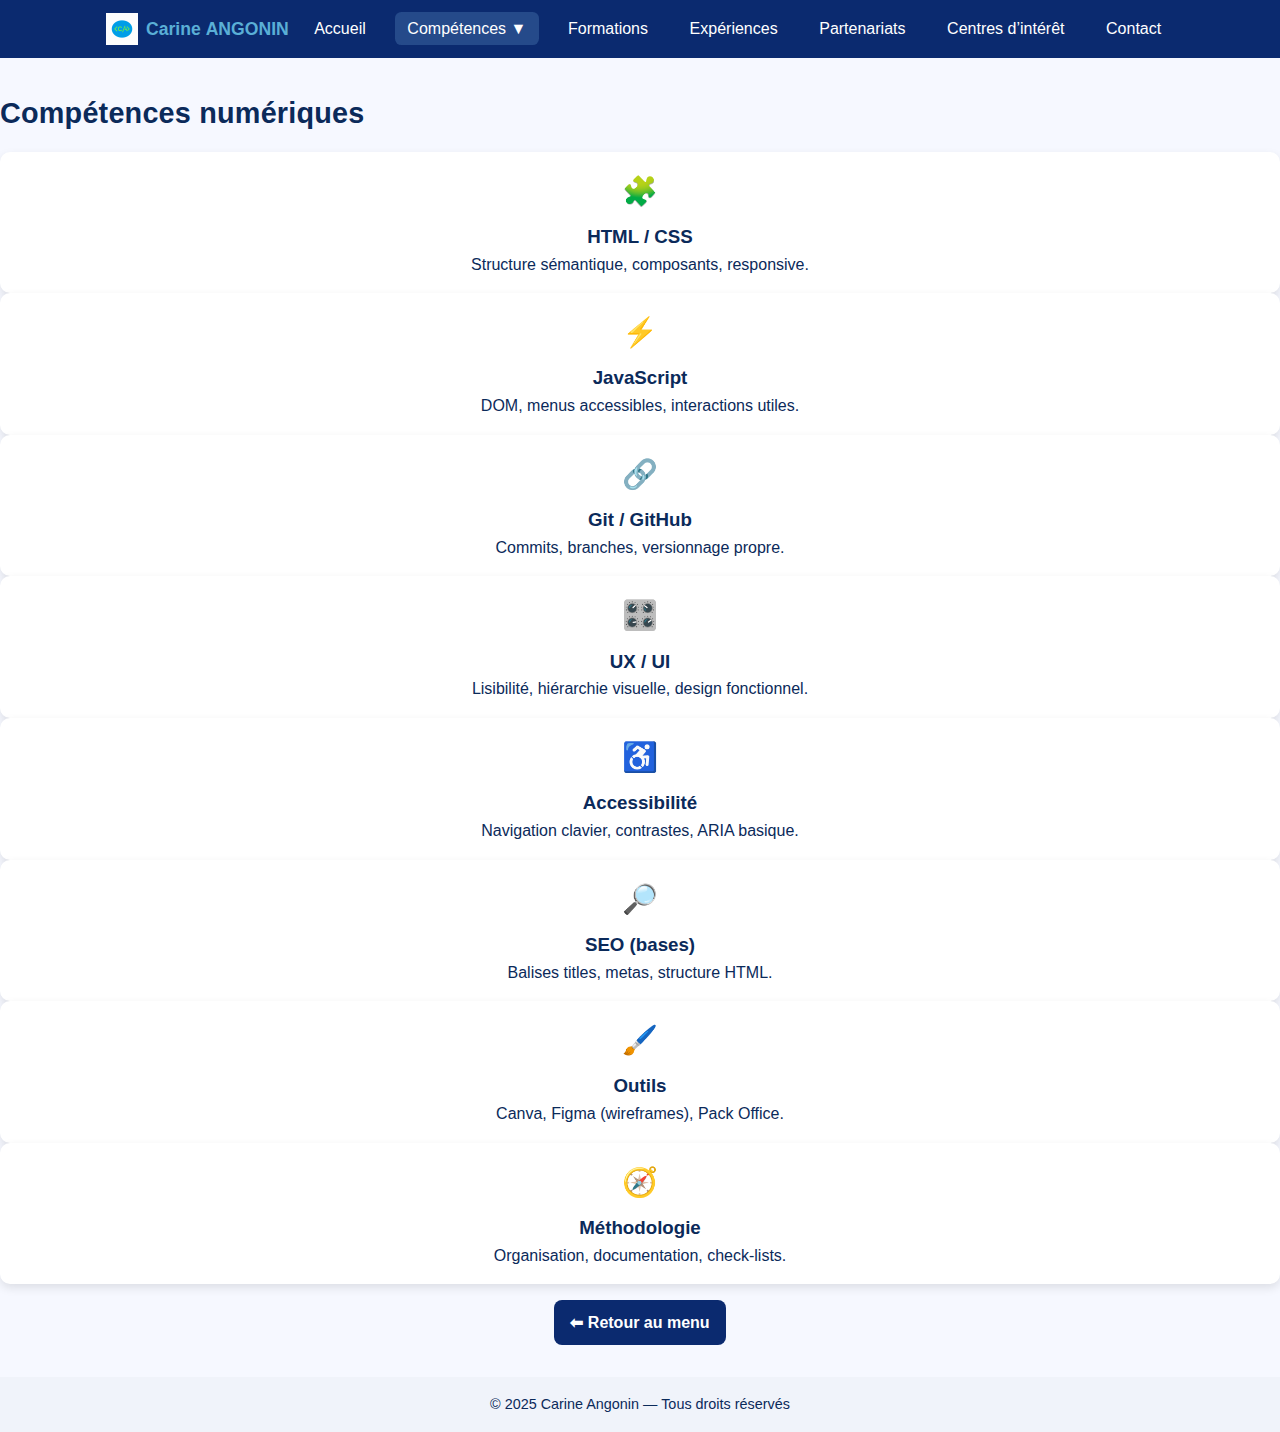
<file: numerique.html>
<!DOCTYPE html>
<html lang="fr">
<head>
  <meta charset="UTF-8" />
  <meta name="viewport" content="width=device-width, initial-scale=1.0" />
  <title>Compétences numériques - Carine Angonin</title>
  <meta name="description" content="Compétences numériques de Carine Angonin : HTML, CSS, JavaScript, UX/UI, accessibilité, GitHub, SEO et outils numériques.">
  <link rel="stylesheet" href="assets/style.css" />
</head>
<body>

  <!-- Lien d’accès rapide + titre accessible -->
  <a href="#contenu" class="sr-only">Aller au contenu principal</a>
  <h1 class="sr-only">Compétences numériques — Carine Angonin</h1>

  <!-- ===== HEADER / NAVBAR ===== -->
  <header>
    <div class="navbar">
      <div class="brand">
        <img src="assets/logo-ca-web.png" alt="Logo Carine Angonin" class="logo-img" />
        <span class="site-name">Carine <strong>ANGONIN</strong></span>
      </div>

      <button class="nav-toggle" aria-controls="nav-links" aria-expanded="false" aria-label="Ouvrir le menu">☰</button>

      <nav>
        <ul class="nav-links" id="nav-links">
          <li><a href="index.html">Accueil</a></li>

          <li class="dropdown">
            <a href="#" class="dropdown-toggle active" aria-haspopup="true" aria-expanded="false">Compétences ▼</a>
            <ul class="submenu">
              <li><a href="competences.html">Compétences clés</a></li>
              <li><a href="insertion.html">Insertion professionnelle</a></li>
              <li><a href="numerique.html" class="active" aria-current="page">Compétences numériques</a></li>
            </ul>
          </li>

          <li><a href="formations.html">Formations</a></li>
          <li><a href="experiences.html">Expériences</a></li>
          <li><a href="partenariats.html">Partenariats</a></li>
          <li><a href="interets.html">Centres d’intérêt</a></li>
          <li><a href="contact.html">Contact</a></li>
        </ul>
      </nav>
    </div>
  </header>

  <!-- ===== CONTENU ===== -->
  <main id="contenu" class="skills-section">
    <h1>Compétences numériques</h1>

    <div class="skills-grid">
      <div class="skill-card">
        <span class="icon">🧩</span>
        <h3>HTML / CSS</h3>
        <p>Structure sémantique, composants, responsive.</p>
        <div class="progress"><div class="progress-bar" style="width: 85%"></div></div>
      </div>

      <div class="skill-card">
        <span class="icon">⚡</span>
        <h3>JavaScript</h3>
        <p>DOM, menus accessibles, interactions utiles.</p>
        <div class="progress"><div class="progress-bar" style="width: 60%"></div></div>
      </div>

      <div class="skill-card">
        <span class="icon">🔗</span>
        <h3>Git / GitHub</h3>
        <p>Commits, branches, versionnage propre.</p>
        <div class="progress"><div class="progress-bar" style="width: 70%"></div></div>
      </div>

      <div class="skill-card">
        <span class="icon">🎛️</span>
        <h3>UX / UI</h3>
        <p>Lisibilité, hiérarchie visuelle, design fonctionnel.</p>
        <div class="progress"><div class="progress-bar" style="width: 65%"></div></div>
      </div>

      <div class="skill-card">
        <span class="icon">♿</span>
        <h3>Accessibilité</h3>
        <p>Navigation clavier, contrastes, ARIA basique.</p>
        <div class="progress"><div class="progress-bar" style="width: 55%"></div></div>
      </div>

      <div class="skill-card">
        <span class="icon">🔎</span>
        <h3>SEO (bases)</h3>
        <p>Balises titles, metas, structure HTML.</p>
        <div class="progress"><div class="progress-bar" style="width: 50%"></div></div>
      </div>

      <div class="skill-card">
        <span class="icon">🖌️</span>
        <h3>Outils</h3>
        <p>Canva, Figma (wireframes), Pack Office.</p>
        <div class="progress"><div class="progress-bar" style="width: 75%"></div></div>
      </div>

      <div class="skill-card">
        <span class="icon">🧭</span>
        <h3>Méthodologie</h3>
        <p>Organisation, documentation, check-lists.</p>
        <div class="progress"><div class="progress-bar" style="width: 80%"></div></div>
      </div>
    </div>

    <div class="back-btn">
      <a href="index.html">⬅ Retour au menu</a>
    </div>
  </main>

  <footer>
    <p>© 2025 Carine Angonin — Tous droits réservés</p>
  </footer>

  <script src="assets/script.js" defer></script>
</body>
</html>
</file>
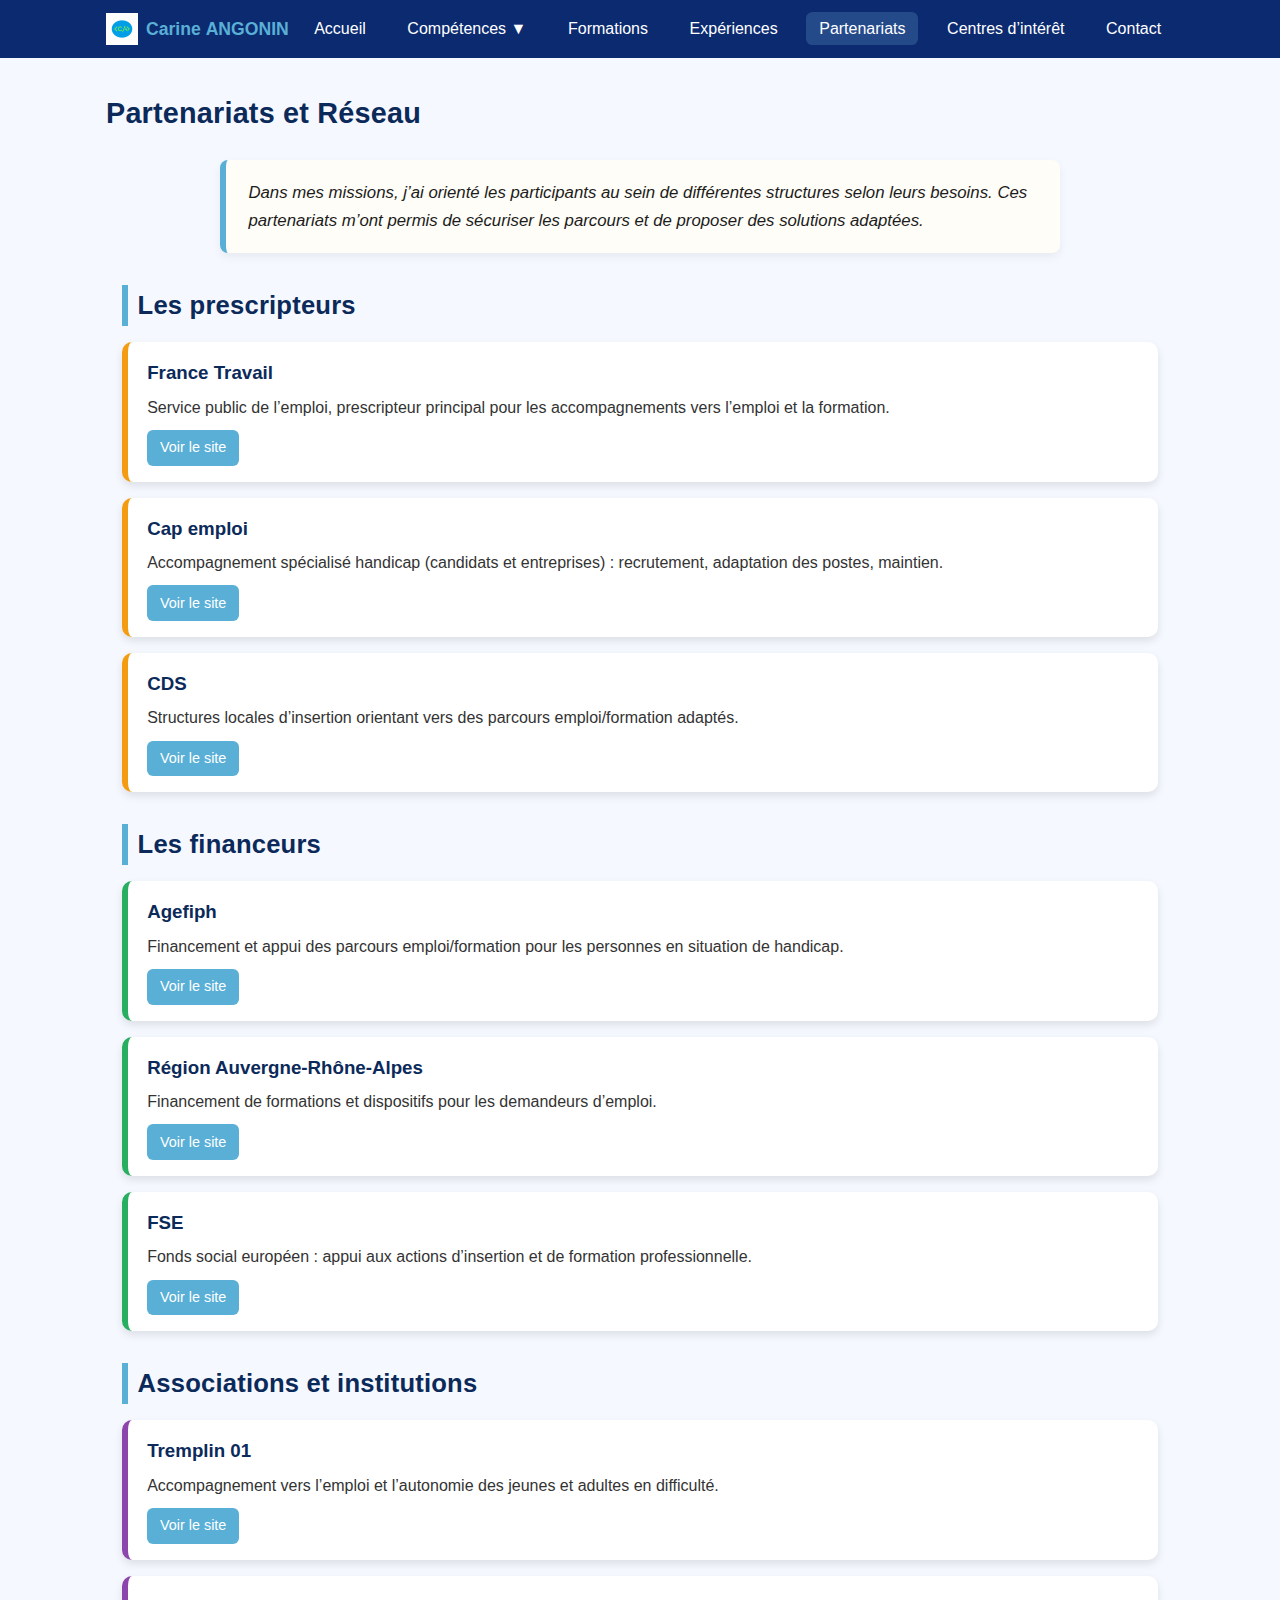
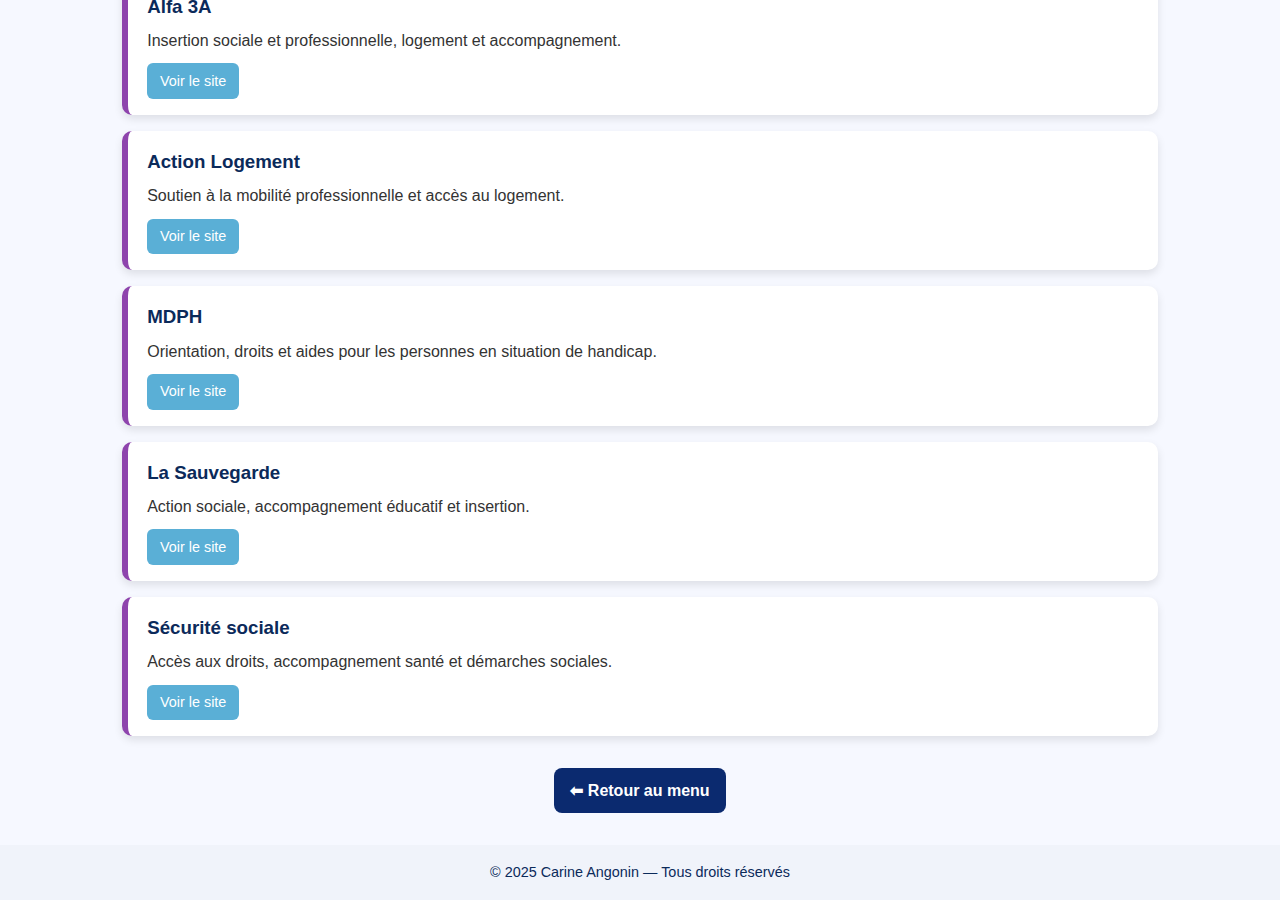
<file: partenariats.html>
<!DOCTYPE html>
<html lang="fr">
<head>
  <meta charset="UTF-8" />
  <meta name="viewport" content="width=device-width, initial-scale=1.0"/>
  <title>Partenariats – CV Carine Angonin</title>
  <meta name="description" content="Partenariats et réseau de Carine Angonin : prescripteurs, financeurs, associations et institutions mobilisés pour sécuriser les parcours.">
  <link rel="stylesheet" href="assets/style.css" />
</head>
<body>

  <!-- lien d’accès rapide + H1 invisible -->
  <a href="#contenu" class="sr-only">Aller au contenu</a>
  <h1 class="sr-only">Partenariats et réseau — Carine Angonin</h1>

  <!-- ===== HEADER / NAVBAR ===== -->
  <header>
    <div class="navbar">
      <!-- Logo + Nom -->
      <div class="brand">
        <img src="assets/logo-ca-web.png" alt="Logo Carine" class="logo-img" />
        <span class="site-name">Carine <strong>ANGONIN</strong></span>
      </div>

      <!-- Burger -->
      <button class="nav-toggle" aria-controls="nav-links" aria-expanded="false" aria-label="Ouvrir le menu">☰</button>

      <!-- Menu -->
      <nav>
        <ul class="nav-links" id="nav-links">
          <li><a href="index.html">Accueil</a></li>

          <li class="dropdown">
            <a href="#" class="dropdown-toggle" aria-haspopup="true" aria-expanded="false">Compétences ▼</a>
            <ul class="submenu">
              <li><a href="competences.html">Compétences clés</a></li>
              <li><a href="insertion.html">Insertion professionnelle</a></li>
              <li><a href="numerique.html">Compétences numériques</a></li>
            </ul>
          </li>

          <li><a href="formations.html">Formations</a></li>
          <li><a href="experiences.html">Expériences</a></li>
          <li><a href="partenariats.html" class="active" aria-current="page">Partenariats</a></li>
          <li><a href="interets.html">Centres d’intérêt</a></li>
          <li><a href="contact.html">Contact</a></li>
        </ul>
      </nav>
    </div>
  </header>

  <!-- ===== CONTENU ===== -->
  <main id="contenu" class="container">
    <h1>Partenariats et Réseau</h1>

    <p class="intro">
      Dans mes missions, j’ai orienté les participants au sein de différentes structures selon leurs besoins.
      Ces partenariats m’ont permis de sécuriser les parcours et de proposer des solutions adaptées.
    </p>

    <!-- ===== PRESCRIPTEURS ===== -->
    <section class="partners prescripteurs">
      <h2>Les prescripteurs</h2>

      <article class="partner-card">
        <h3>France Travail</h3>
        <p>Service public de l’emploi, prescripteur principal pour les accompagnements vers l’emploi et la formation.</p>
        <a href="https://www.francetravail.fr/" target="_blank" rel="noopener noreferrer">Voir le site</a>
      </article>

      <article class="partner-card">
        <h3>Cap emploi</h3>
        <p>Accompagnement spécialisé handicap (candidats et entreprises) : recrutement, adaptation des postes, maintien.</p>
        <a href="https://www.capemploi.info" target="_blank" rel="noopener noreferrer">Voir le site</a>
      </article>

      <article class="partner-card">
        <h3>CDS</h3>
        <p>Structures locales d’insertion orientant vers des parcours emploi/formation adaptés.</p>
        <a href="https://www.ain.fr" target="_blank" rel="noopener noreferrer">Voir le site</a>
      </article>
    </section>

    <!-- ===== FINANCEURS ===== -->
    <section class="partners financeurs">
      <h2>Les financeurs</h2>

      <article class="partner-card">
        <h3>Agefiph</h3>
        <p>Financement et appui des parcours emploi/formation pour les personnes en situation de handicap.</p>
        <a href="https://www.agefiph.fr/" target="_blank" rel="noopener noreferrer">Voir le site</a>
      </article>

      <article class="partner-card">
        <h3>Région Auvergne-Rhône-Alpes</h3>
        <p>Financement de formations et dispositifs pour les demandeurs d’emploi.</p>
        <a href="https://www.auvergnerhonealpes.fr/" target="_blank" rel="noopener noreferrer">Voir le site</a>
      </article>

      <article class="partner-card">
        <h3>FSE</h3>
        <p>Fonds social européen : appui aux actions d’insertion et de formation professionnelle.</p>
        <a href="https://fse.gouv.fr/le-fse-en-auvergne-rhone-alpes/" target="_blank" rel="noopener noreferrer">Voir le site</a>
      </article>
    </section>

    <!-- ===== ASSOCIATIONS & INSTITUTIONS ===== -->
    <section class="partners associations">
      <h2>Associations et institutions</h2>

      <article class="partner-card">
        <h3>Tremplin 01</h3>
        <p>Accompagnement vers l’emploi et l’autonomie des jeunes et adultes en difficulté.</p>
        <a href="https://www.tremplin01.org/" target="_blank" rel="noopener noreferrer">Voir le site</a>
      </article>

      <article class="partner-card">
        <h3>Alfa 3A</h3>
        <p>Insertion sociale et professionnelle, logement et accompagnement.</p>
        <a href="https://www.alfa3a.org/" target="_blank" rel="noopener noreferrer">Voir le site</a>
      </article>

      <article class="partner-card">
        <h3>Action Logement</h3>
        <p>Soutien à la mobilité professionnelle et accès au logement.</p>
        <a href="https://www.actionlogement.fr/" target="_blank" rel="noopener noreferrer">Voir le site</a>
      </article>

      <article class="partner-card">
        <h3>MDPH</h3>
        <p>Orientation, droits et aides pour les personnes en situation de handicap.</p>
        <a href="https://mdphenligne.cnsa.fr/" target="_blank" rel="noopener noreferrer">Voir le site</a>
      </article>

      <article class="partner-card">
        <h3>La Sauvegarde</h3>
        <p>Action sociale, accompagnement éducatif et insertion.</p>
        <a href="https://www.sauvegarde01.fr/" target="_blank" rel="noopener noreferrer">Voir le site</a>
      </article>

      <article class="partner-card">
        <h3>Sécurité sociale</h3>
        <p>Accès aux droits, accompagnement santé et démarches sociales.</p>
        <a href="https://www.ameli.fr/" target="_blank" rel="noopener noreferrer">Voir le site</a>
      </article>
    </section>

    <!-- Retour menu -->
    <div class="back-btn">
      <a href="index.html">⬅ Retour au menu</a>
    </div>
  </main>

  <!-- ===== FOOTER ===== -->
  <footer>
    <p>© 2025 Carine Angonin — Tous droits réservés</p>
  </footer>

  <!-- ===== JS ===== -->
  <script src="assets/script.js" defer></script>
</body>
</html>
</file>
<file: assets/style.css>
/* --------------------------------------
   RESET & BASE
--------------------------------------- */
* { margin:0; padding:0; box-sizing:border-box; }
img { max-width:100%; height:auto; display:block; }
html, body { height: 100%; }
body {
  font-family: "Segoe UI", Arial, sans-serif;
  line-height:1.6;
  background:var(--bg);
  color:var(--ink);
}

/* --------------------------------------
   THEME VARIABLES
--------------------------------------- */
:root{
  --bg:#f6f8ff;           /* fond */
  --ink:#0b2a5a;          /* texte principal */
  --accent:#5aafd6;       /* bleu Carine */
  --card:#fff;
  --shadow:0 4px 10px rgba(0,0,0,.08);
  --radius:10px;
  --soft-shadow:0 4px 12px rgba(0,0,0,.16);
  --banner-h:100px;       /* hauteur bannière (120/150/180 possibles) */
}

/* --------------------------------------
   TITRES, LIENS, BOUTONS, CARTES
--------------------------------------- */
h1 { letter-spacing:.2px; margin:1rem 0 1.2rem; }
h2 { letter-spacing:.2px; margin:1.2rem 0 .8rem; }

a { color:inherit; }
.btn, .btn-link {
  background:var(--accent);
  color:#fff; text-decoration:none;
  padding:.6rem 1.2rem;
  border-radius:6px; font-weight:600;
}

.card {
  background:var(--card);
  box-shadow:var(--shadow);
  border-radius:10px;
  padding:1rem;
}

/* --------------------------------------
   ACCESSIBILITÉ
--------------------------------------- */
.sr-only{
  position:absolute;width:1px;height:1px;padding:0;margin:-1px;
  overflow:hidden;clip:rect(0,0,0,0);white-space:nowrap;border:0;
}
.nav-links a:focus-visible,
.nav-toggle:focus-visible,
.dropdown-toggle:focus-visible { outline:3px solid var(--accent); outline-offset:2px; }

/* --------------------------------------
   HEADER / NAV
--------------------------------------- */
header { background:#0b2a6f; color:#fff; }
.navbar{
  max-width:1100px; margin:0 auto;
  padding:.8rem 1rem;
  display:flex; align-items:center; justify-content:space-between;
}

/* Logo + Nom */
.brand{ display:flex; align-items:center; gap:.5rem; }
.logo-img{ height:32px; }
.site-name{ font-size:1.1rem; font-weight:700; color:#5aafd6; }

/* Liens */
.nav-links { list-style:none; display:flex; gap:1rem; }
.nav-links a{
  color:#fff; text-decoration:none;
  padding:.5rem .8rem;
  border-radius:.4rem; transition:background .3s;
}
.nav-links a:hover{ background:rgba(255,255,255,.2); }
.nav-links a.active{ background:#254a8a; }

/* Dropdown */
.dropdown{ position:relative; }
.submenu{
  display:none; position:absolute; top:100%; left:0;
  background:#12347d; border-radius:.4rem;
  list-style:none; padding:.3rem 0; min-width:200px;
}
.submenu li a{ display:block; padding:.5rem 1rem; }
.dropdown:hover .submenu{ display:block; }
/* Ouverture au clavier */
.dropdown:focus-within .submenu{ display:block; }

/* Burger */
.nav-toggle{
  display:none; background:none; border:2px solid #fff; color:#fff;
  border-radius:.4rem; width:40px; height:40px; font-size:1.2rem; cursor:pointer;
}

/* --------------------------------------
   LAYOUTS COMMUNS
--------------------------------------- */
.container{ max-width:1100px; margin:0 auto; padding:0 1rem; }

main h1{
  margin:2rem 0 1rem;
  color:#0b2a5a; font-size:1.8rem;
}

/* --------------------------------------
   HERO + PORTRAIT + BANNIÈRE
--------------------------------------- */
.hero{
  max-width:1100px; margin:2rem auto; padding:0 1rem;
  display:grid; grid-template-columns:1.5fr 1fr; gap:1.2rem; align-items:center;
}
.hero-text p{ margin-bottom:1rem; }

/* Paragraphe intro héro */
.hero-text .intro-labo{
  font-size:.95rem; color:#333; font-style:italic;
}

/* Portrait */
.hero-portrait img{
  border-radius:var(--radius);
  box-shadow:var(--soft-shadow);
  max-width:280px; width:100%; height:auto;
}

/* Bannière image */
.banner{ max-width:1100px; margin:2rem auto; padding:0 1rem; }
.banner img{
  height:var(--banner-h);
  width:100%; max-height:none;
  object-fit:cover; object-position:center 40%;
  border-radius:var(--radius); display:block;
}

/* Rythme entre sections */
.hero{ margin-bottom:.8rem; }
.hero + .banner{ margin-top:1rem; }
.banner{ margin:.6rem auto .9rem; }

/* --------------------------------------
   CARTES D’ACCUEIL / GRILLES
--------------------------------------- */
.cards{
  max-width:1100px; margin:2rem auto; padding:0 1rem;
  display:grid; grid-template-columns:repeat(auto-fit, minmax(220px,1fr)); gap:1rem;
}
.cards .card{
  display:flex; flex-direction:column; gap:.35rem; min-height:108px;
}

/* --------------------------------------
   SECTIONS “COMPÉTENCES”
--------------------------------------- */
.skills{
  display:grid; grid-template-columns:repeat(auto-fit, minmax(220px,1fr));
  gap:1rem; margin:1rem 0 2rem;
}
.skill-card{
  background:#fff; border-radius:10px; padding:1rem;
  box-shadow:0 4px 10px rgba(0,0,0,.1);
  text-align:center; transition:transform .2s ease, box-shadow .2s ease;
}
.skill-card:hover{ transform:translateY(-3px); box-shadow:0 8px 18px rgba(0,0,0,.12); }
.icon{ display:block; font-size:1.8rem; margin-bottom:.5rem; color:#0b2a5a; }

/* --------------------------------------
   BOUTON RETOUR
--------------------------------------- */
.back-btn{ text-align:center; margin:1rem 0 2rem; }
.back-btn a{
  display:inline-block; background:#0b2a6f; color:#fff; text-decoration:none;
  padding:.6rem 1rem; border-radius:8px; transition:background .3s; font-weight:600;
}
.back-btn a:hover{ background:#254a8a; }

/* Variante unifiée (si utilisée ailleurs) */
.back-btn a.alt{
  background:var(--accent);
}
.back-btn a.alt:hover{ background:#0b2a5a; }

/* --------------------------------------
   FORMATIONS — INTRO + TIMELINE
--------------------------------------- */
.intro-formation{
  margin:1rem 0 2rem; background:#fff; padding:1rem;
  border-radius:10px; box-shadow:0 4px 10px rgba(0,0,0,.06);
}

/* Timeline horizontale (formations + expériences) */
.timeline-horizontal{
  display:grid; grid-template-columns:repeat(auto-fit, minmax(260px,1fr));
  gap:1rem; align-items:start;
}
.timeline-event{
  background:#fff; border-radius:10px; box-shadow:0 4px 10px rgba(0,0,0,.08);
  padding:1rem; position:relative; min-height:150px;
}
.timeline-date{
  position:absolute; top:-12px; left:16px;
  background:#ffb400; color:#000; font-weight:700;
  padding:4px 10px; border-radius:16px; font-size:.85rem;
  box-shadow:0 2px 6px rgba(0,0,0,.1);
}
.timeline-content h3{ margin:.6rem 0 .3rem; color:#0b2a6f; }
.timeline-event.current .timeline-date{ background:var(--accent); color:#fff; }

/* Détails repliables (expériences) */
.details{
  display:none; margin-top:.75rem; padding:1rem;
  background:#f7f9ff; border-left:4px solid var(--accent);
  border-radius:6px;
}
.details.open{ display:block; }
.toggle-details{
  margin-top:.5rem; background:#0b2a6f; color:#fff; border:none;
  padding:.5rem .8rem; border-radius:6px; cursor:pointer; font-size:.95rem;
}
.toggle-details:hover{ background:#254a8a; }

/* --------------------------------------
   PARTENARIATS
--------------------------------------- */
.partners{ max-width:1100px; margin:2rem auto; padding:0 1rem; }
.partners h2{
  color:#0b2a5a; margin:1.5rem 0 1rem; font-size:1.6rem;
  border-left:6px solid var(--accent); padding-left:.6rem;
}
.partner-card{
  background:#fff; border-radius:10px; padding:1rem 1.2rem; margin-bottom:1rem;
  box-shadow:0 4px 8px rgba(0,0,0,.1); transition:transform .2s, box-shadow .2s;
}
.partner-card:hover{ transform:translateY(-3px); box-shadow:0 6px 14px rgba(0,0,0,.15); }
.partner-card h3{ margin-bottom:.4rem; color:#0b2a5a; }
.partner-card p{ margin-bottom:.6rem; color:#333; }
.partner-card a{
  display:inline-block; padding:.4rem .8rem; background:var(--accent); color:#fff;
  font-size:.9rem; border-radius:6px; text-decoration:none; transition:background .3s;
}
.partner-card a:hover{ background:#0b2a5a; }
/* Rubans par catégorie */
.partners.prescripteurs .partner-card{ border-left:6px solid #f39c12; } /* orange */
.partners.financeurs   .partner-card{ border-left:6px solid #27ae60; } /* vert */
.partners.associations .partner-card{ border-left:6px solid #8e44ad; } /* violet */

/* --------------------------------------
   CENTRES D’INTÉRÊT
--------------------------------------- */
.interests-grid{
  display:grid; grid-template-columns:repeat(auto-fit, minmax(240px,1fr));
  gap:1rem; margin-bottom:2rem;
}
.interest-card{
  background:#fff; border-radius:10px; padding:1rem;
  box-shadow:0 4px 10px rgba(0,0,0,.08);
  transition:transform .2s, box-shadow .2s;
}
.interest-card:hover{ transform:translateY(-3px); box-shadow:0 8px 18px rgba(0,0,0,.12); }
.interest-card .icon{ font-size:1.8rem; margin-bottom:.4rem; color:#0b2a6f; }
.interest-card h3{ margin:.2rem 0 .4rem; color:#0b2a6f; }

/* --------------------------------------
   CONTACT
--------------------------------------- */
.contact-form{
  display:flex; flex-direction:column; gap:.8rem;
  max-width:600px; margin:1.5rem auto 2rem;
}
.contact-form label{ font-weight:600; color:#0b2a6f; }
.contact-form input, .contact-form textarea{
  padding:.6rem; border:1px solid #ccc; border-radius:6px; font-size:1rem;
}
.contact-form button{
  background:var(--accent); color:#fff; border:none;
  padding:.7rem 1.2rem; border-radius:6px; font-weight:600;
  cursor:pointer; transition:background .3s;
}
.contact-form button:hover{ background:#0b2a5a; }

.contact-info{ max-width:600px; margin:0 auto 2rem; text-align:center; }
.contact-info a{ color:var(--accent); text-decoration:none; }
.contact-info a:hover{ text-decoration:underline; }

/* --------------------------------------
   INTRODUCTION (bloc jaune clair) & TRANSITION
--------------------------------------- */
.intro{
  font-size:1.05rem; font-style:italic; color:#1c1c1c;
  background:#fffdf7; border-left:6px solid var(--accent);
  padding:1.2rem 1.4rem; margin:1.5rem auto;
  max-width:90ch; line-height:1.65;
  box-shadow:0 4px 10px rgba(0,0,0,.06); border-radius:8px;
}
.transition{
  position:relative; max-width:85ch; margin:2rem auto;
  padding-top:.8rem; color:#243B64; font-weight:500; line-height:1.55; text-align:center;
}
.transition::before{
  content:""; position:absolute; top:0; left:50%; transform:translateX(-50%);
  width:60px; height:3px; background:var(--accent); border-radius:2px;
}

/* --------------------------------------
   FOOTER
--------------------------------------- */
footer{
  text-align:center; padding:1rem; background:#f0f3fa;
  font-size:.9rem; margin-top:2rem;
}

/* --------------------------------------
   RESPONSIVE
--------------------------------------- */
@media (max-width:900px){
  .nav-toggle{ display:inline-flex; align-items:center; justify-content:center; }
  .nav-links{
    display:none; flex-direction:column; background:#0b2a6f;
    position:absolute; top:60px; left:0; right:0; padding:1rem;
  }
  .nav-links.open{ display:flex; }
  .dropdown .submenu{ position:static; background:transparent; display:none; }
  .dropdown.open .submenu{ display:block; }

  .hero{ grid-template-columns:1fr; }
}

@media (max-width:700px){
  .intro{
    max-width:95%; padding:1rem; font-size:1rem; line-height:1.6;
  }
  .transition{
    max-width:90%; font-size:.95rem; line-height:1.55;
    margin:1.5rem auto 2rem; padding:.4rem 0;
  }
  .transition::before{ width:40px; }
}

@media (min-width:901px){
  .hero{
    grid-template-columns:1fr 320px; column-gap:2rem;
  }
  .hero-portrait{ justify-self:end; display:flex; justify-content:flex-end; }
  .hero-portrait img{ width:85%; height:auto; }
}
</file>
